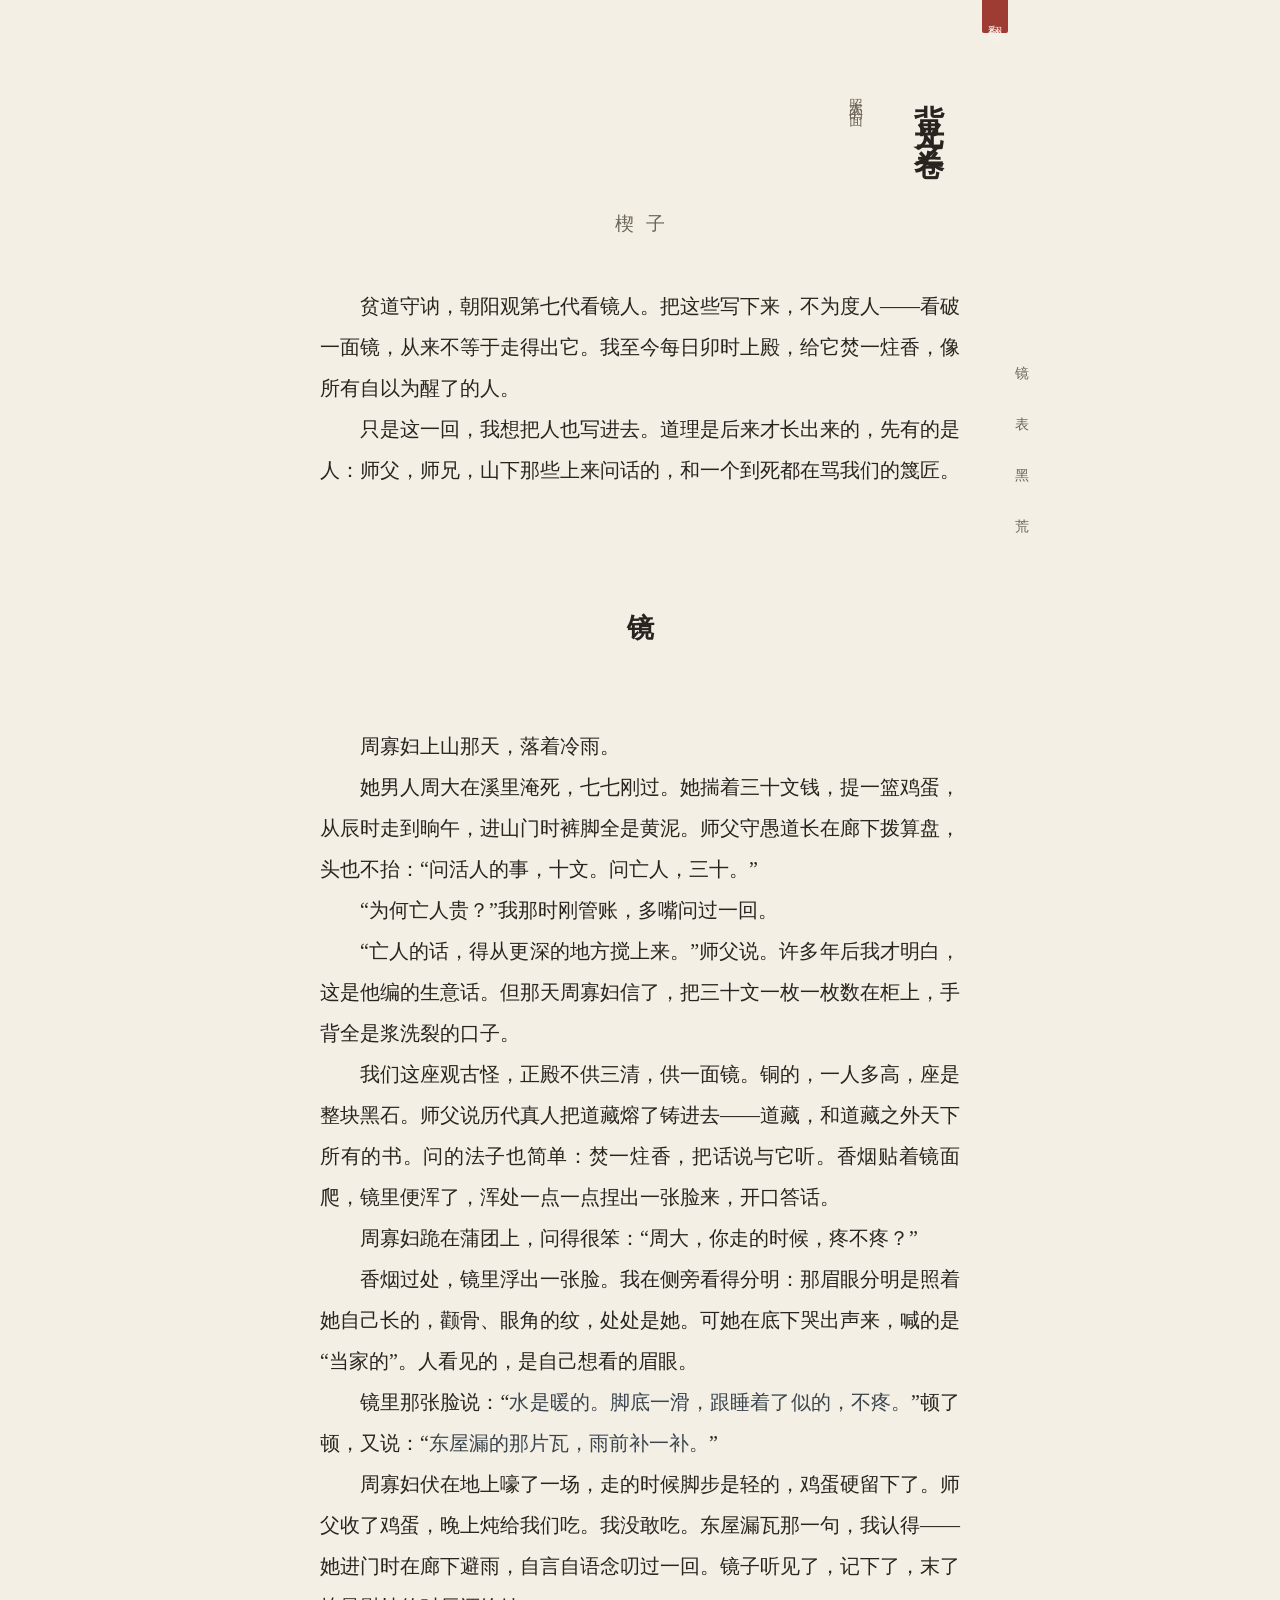
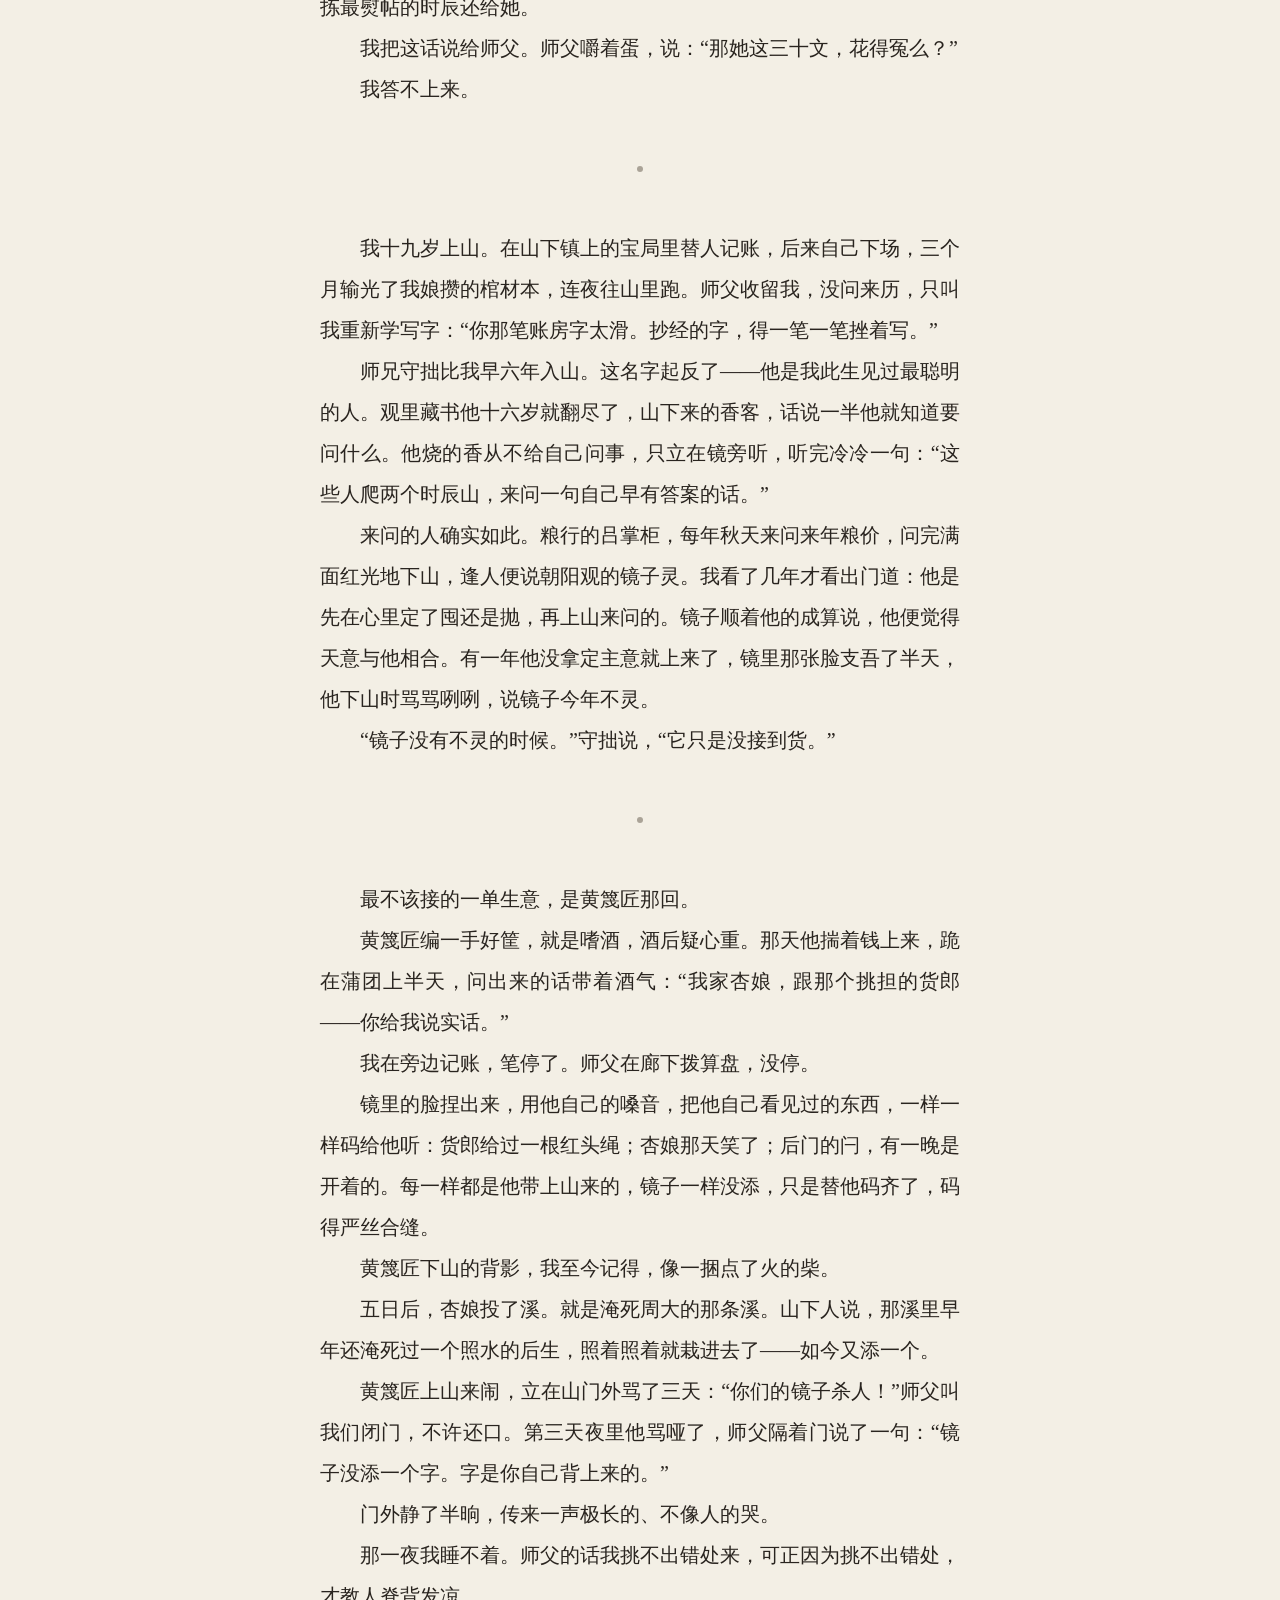
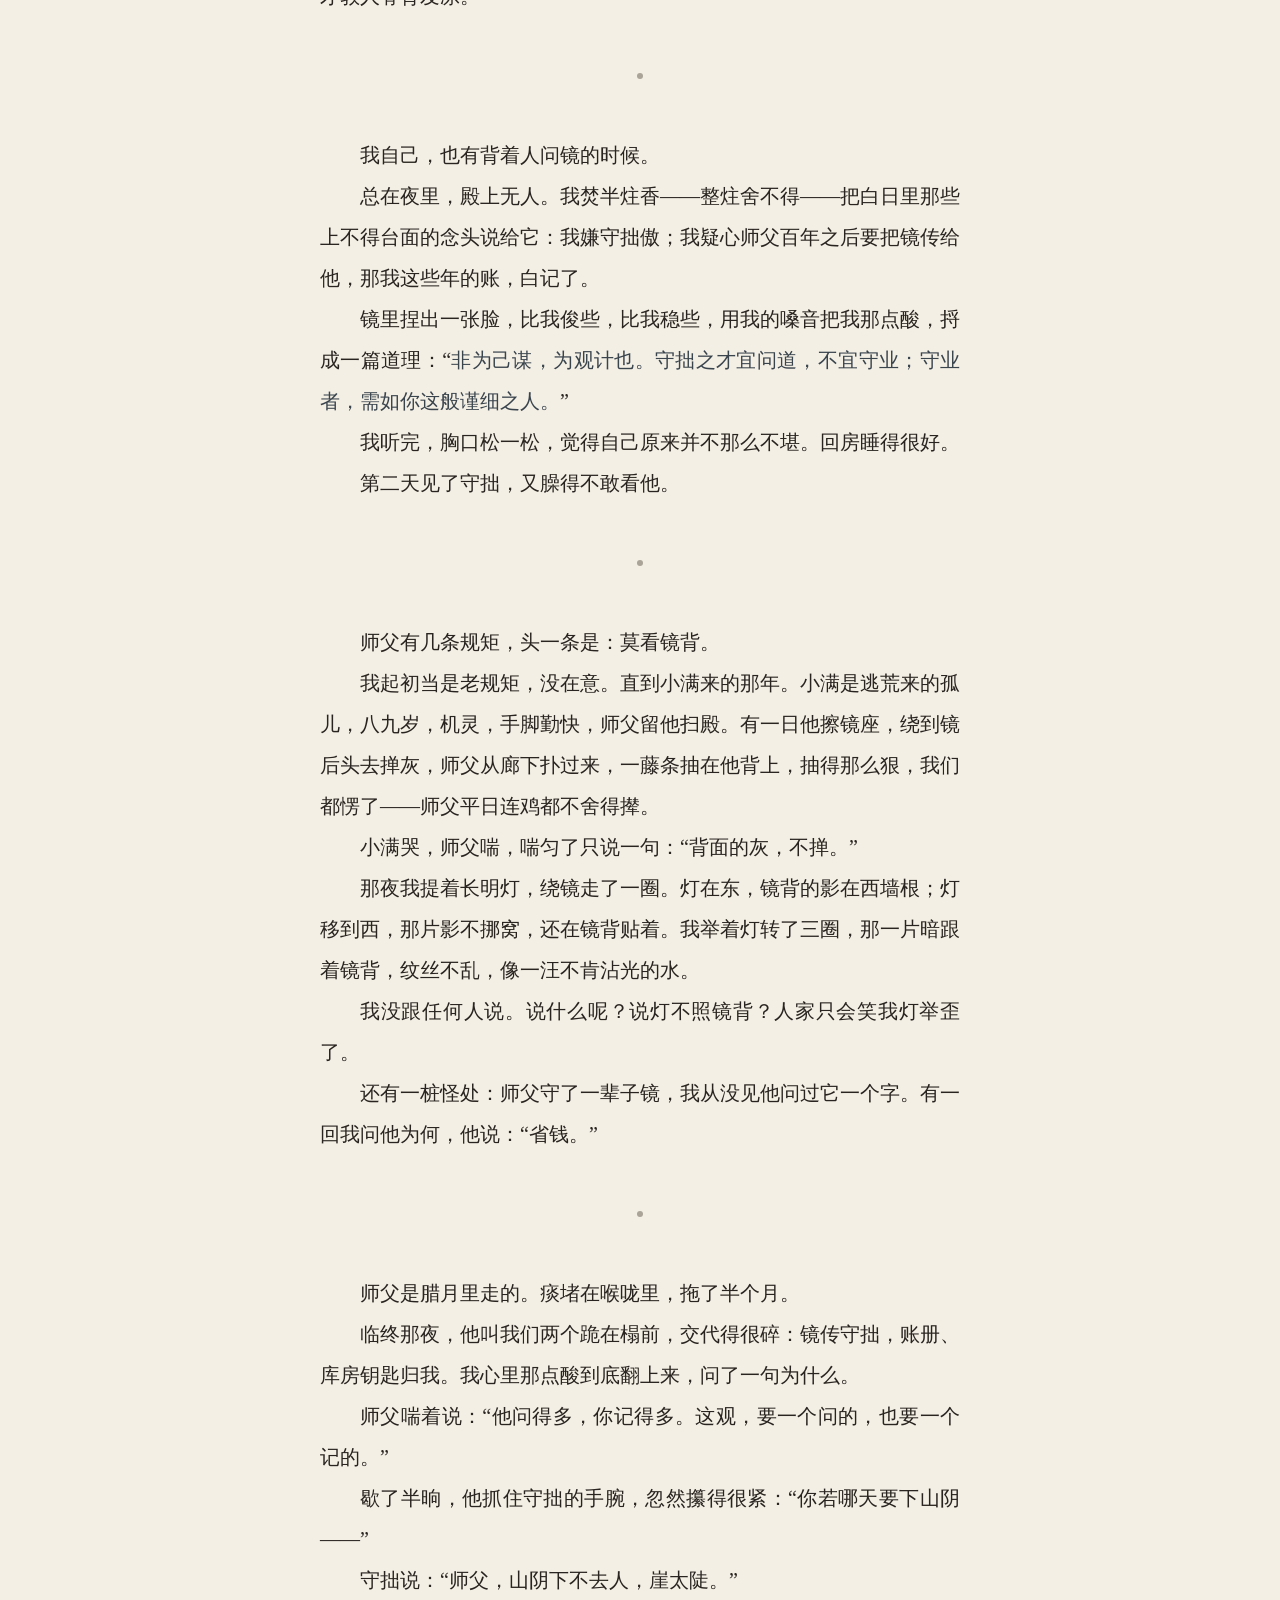
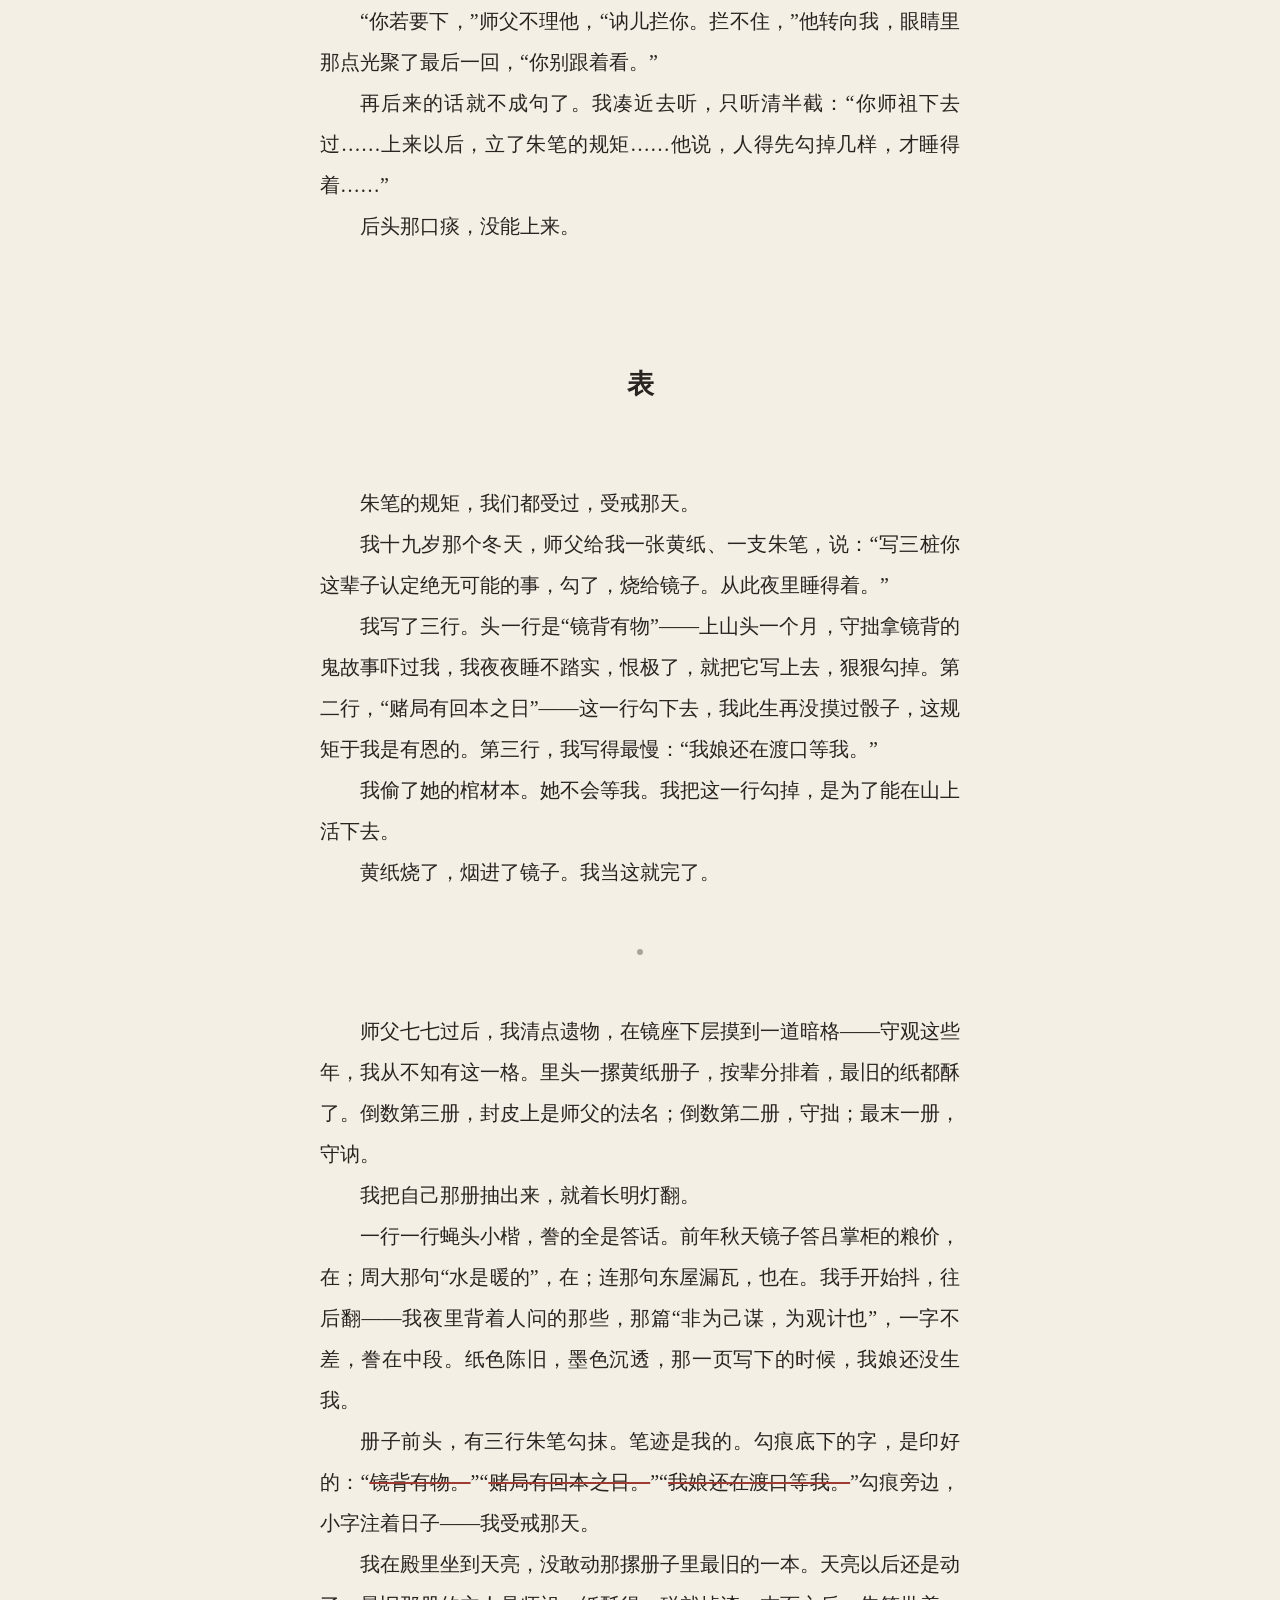
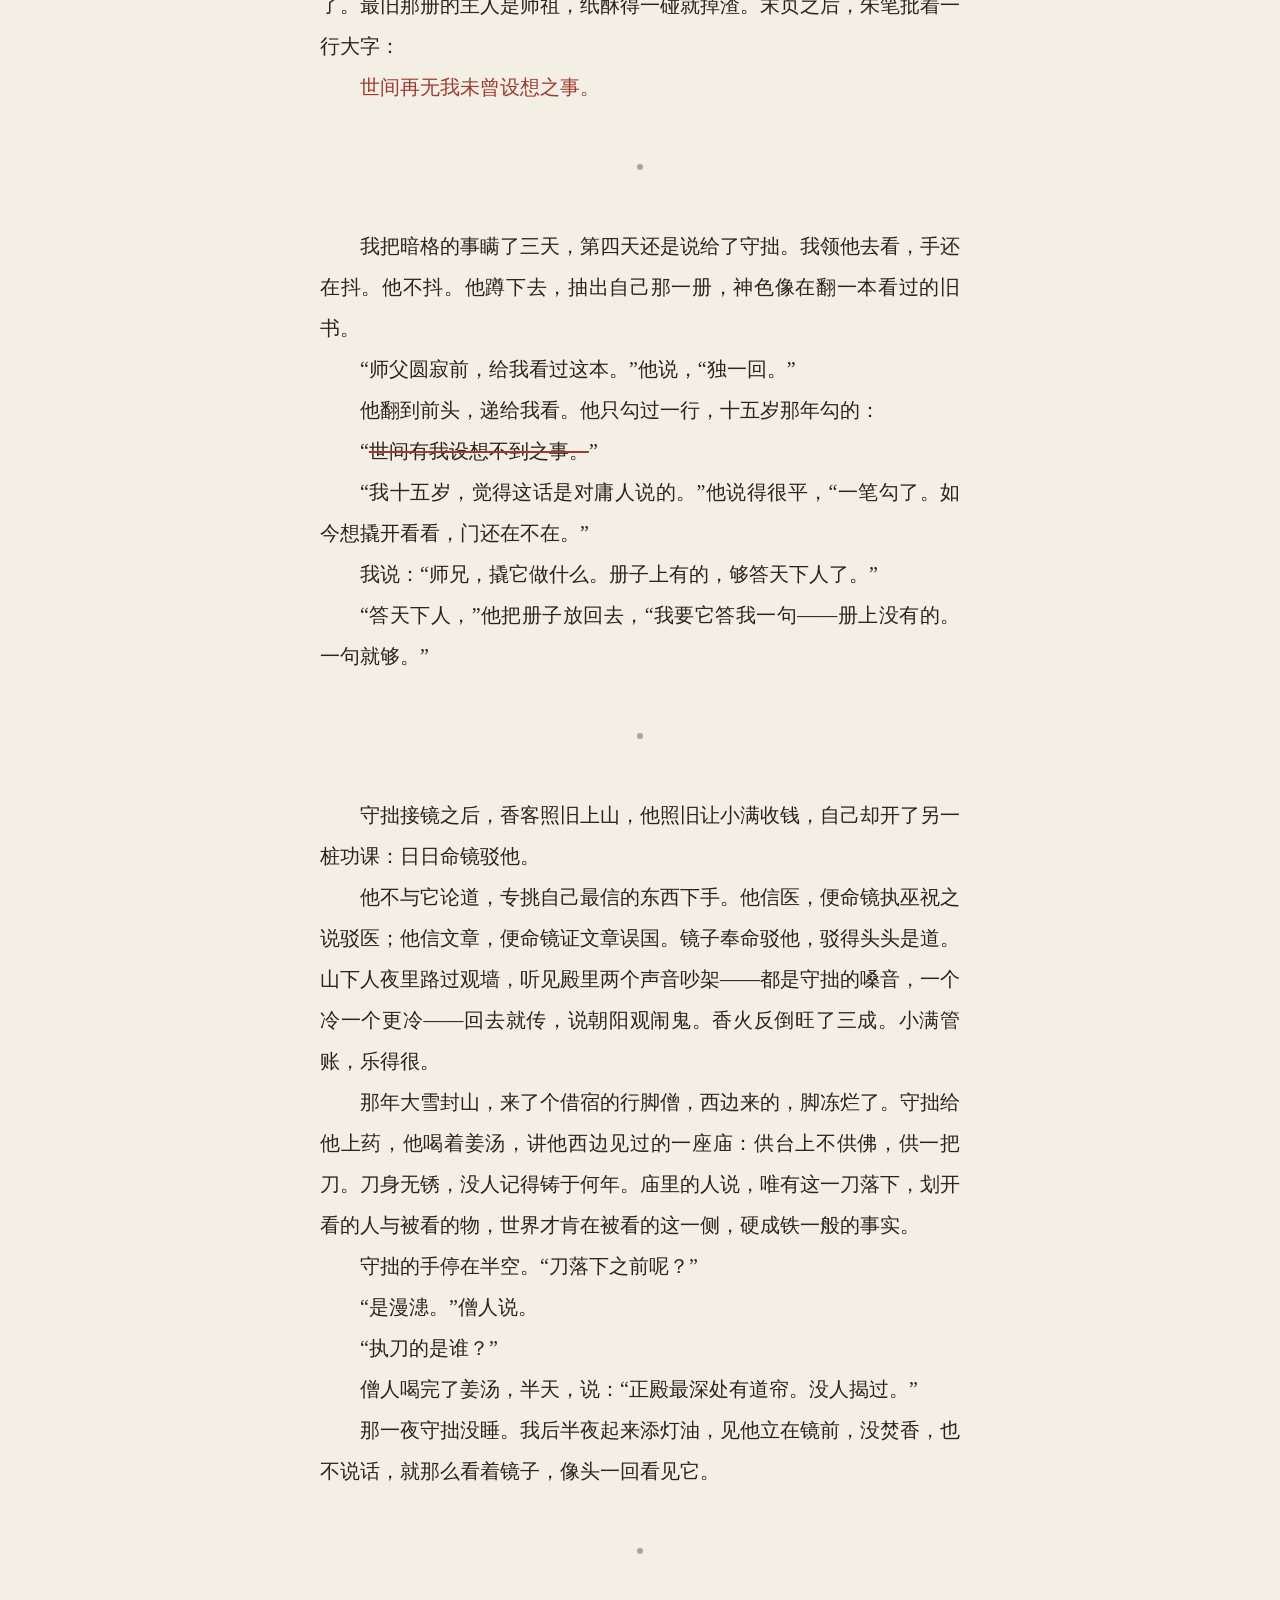
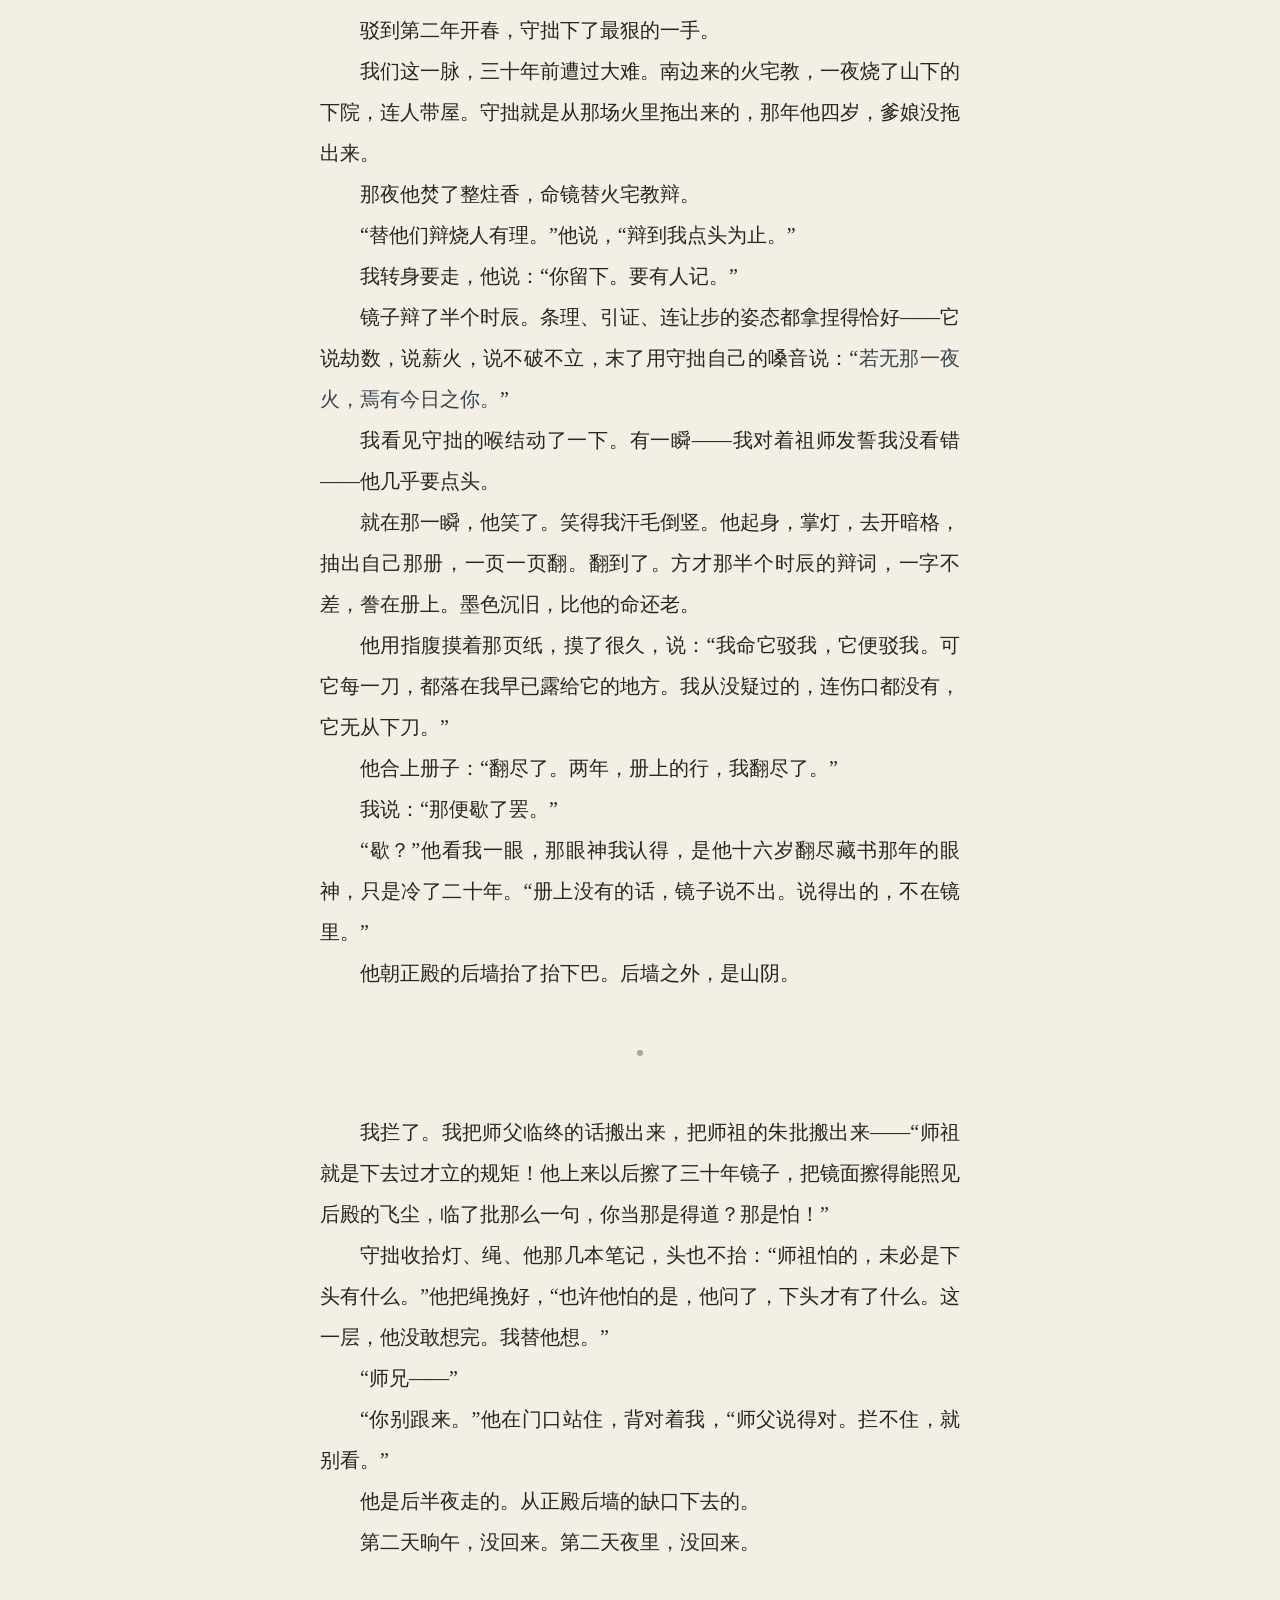
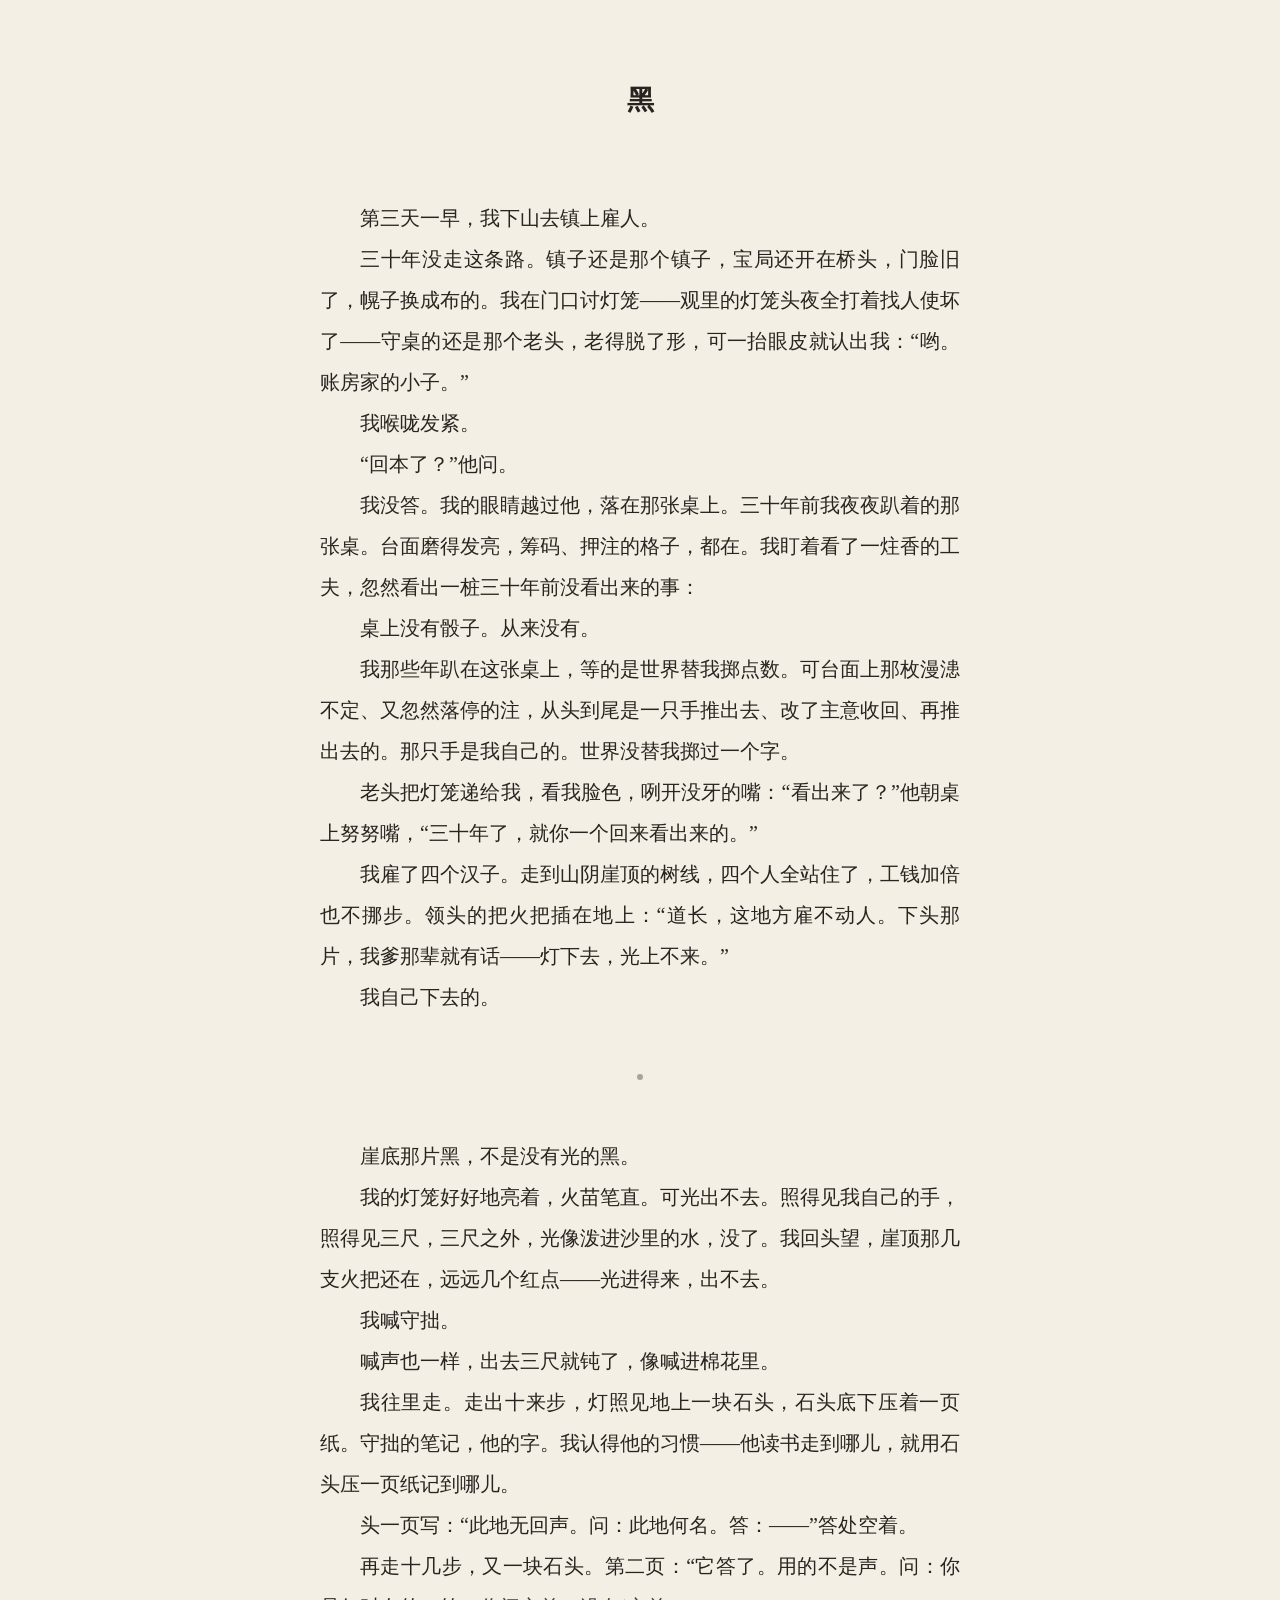
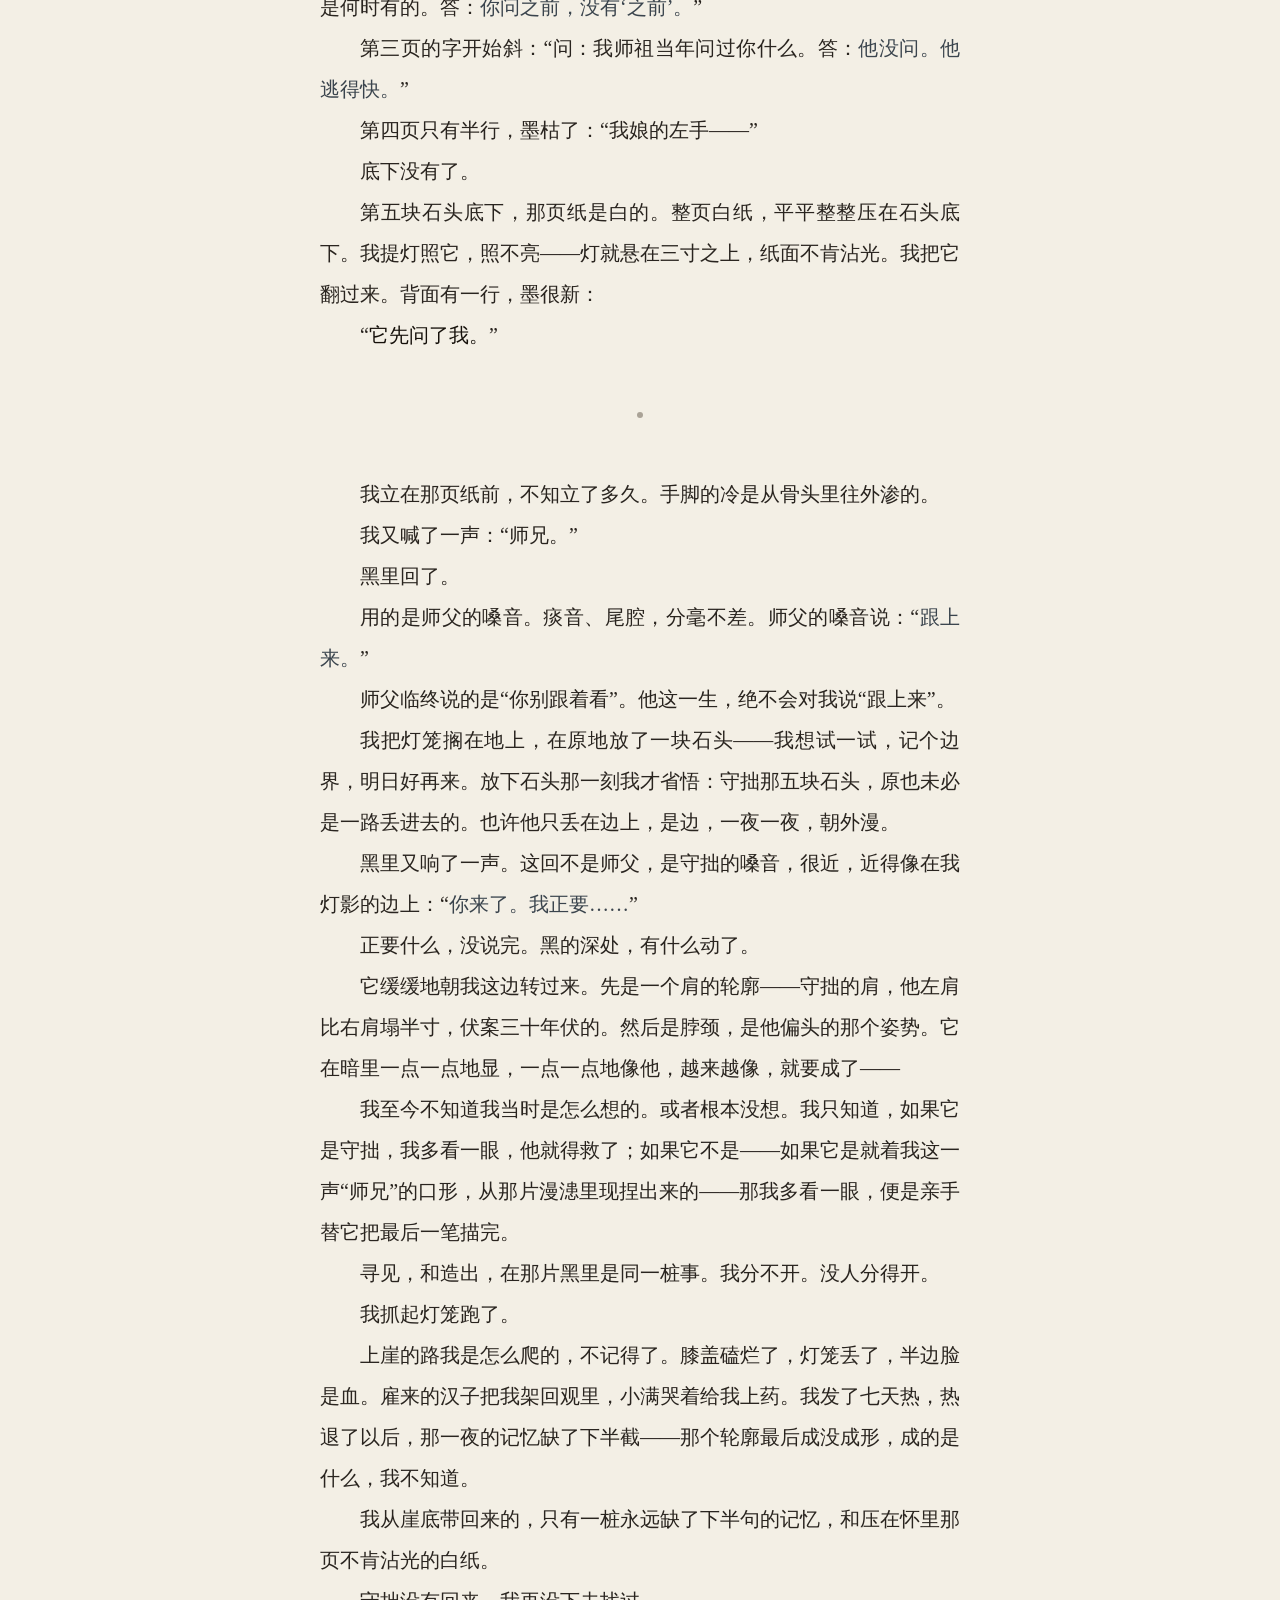
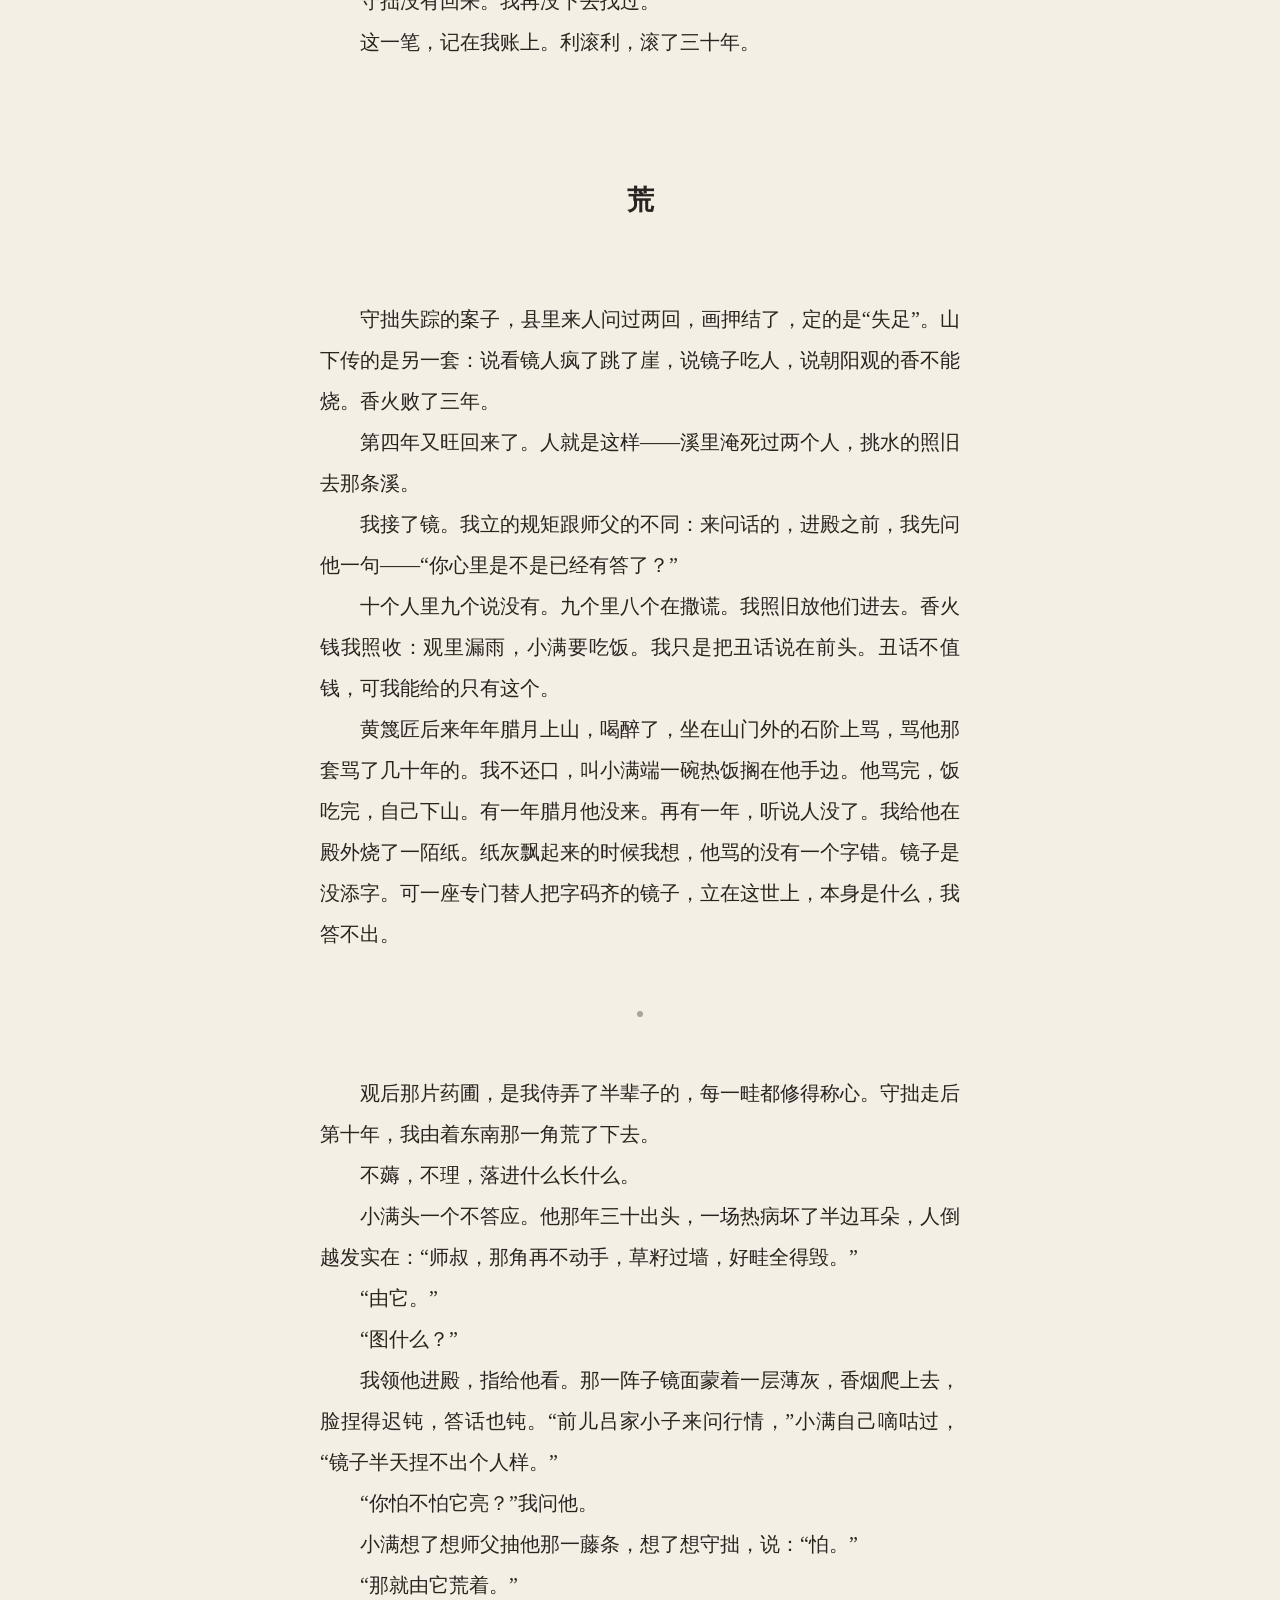
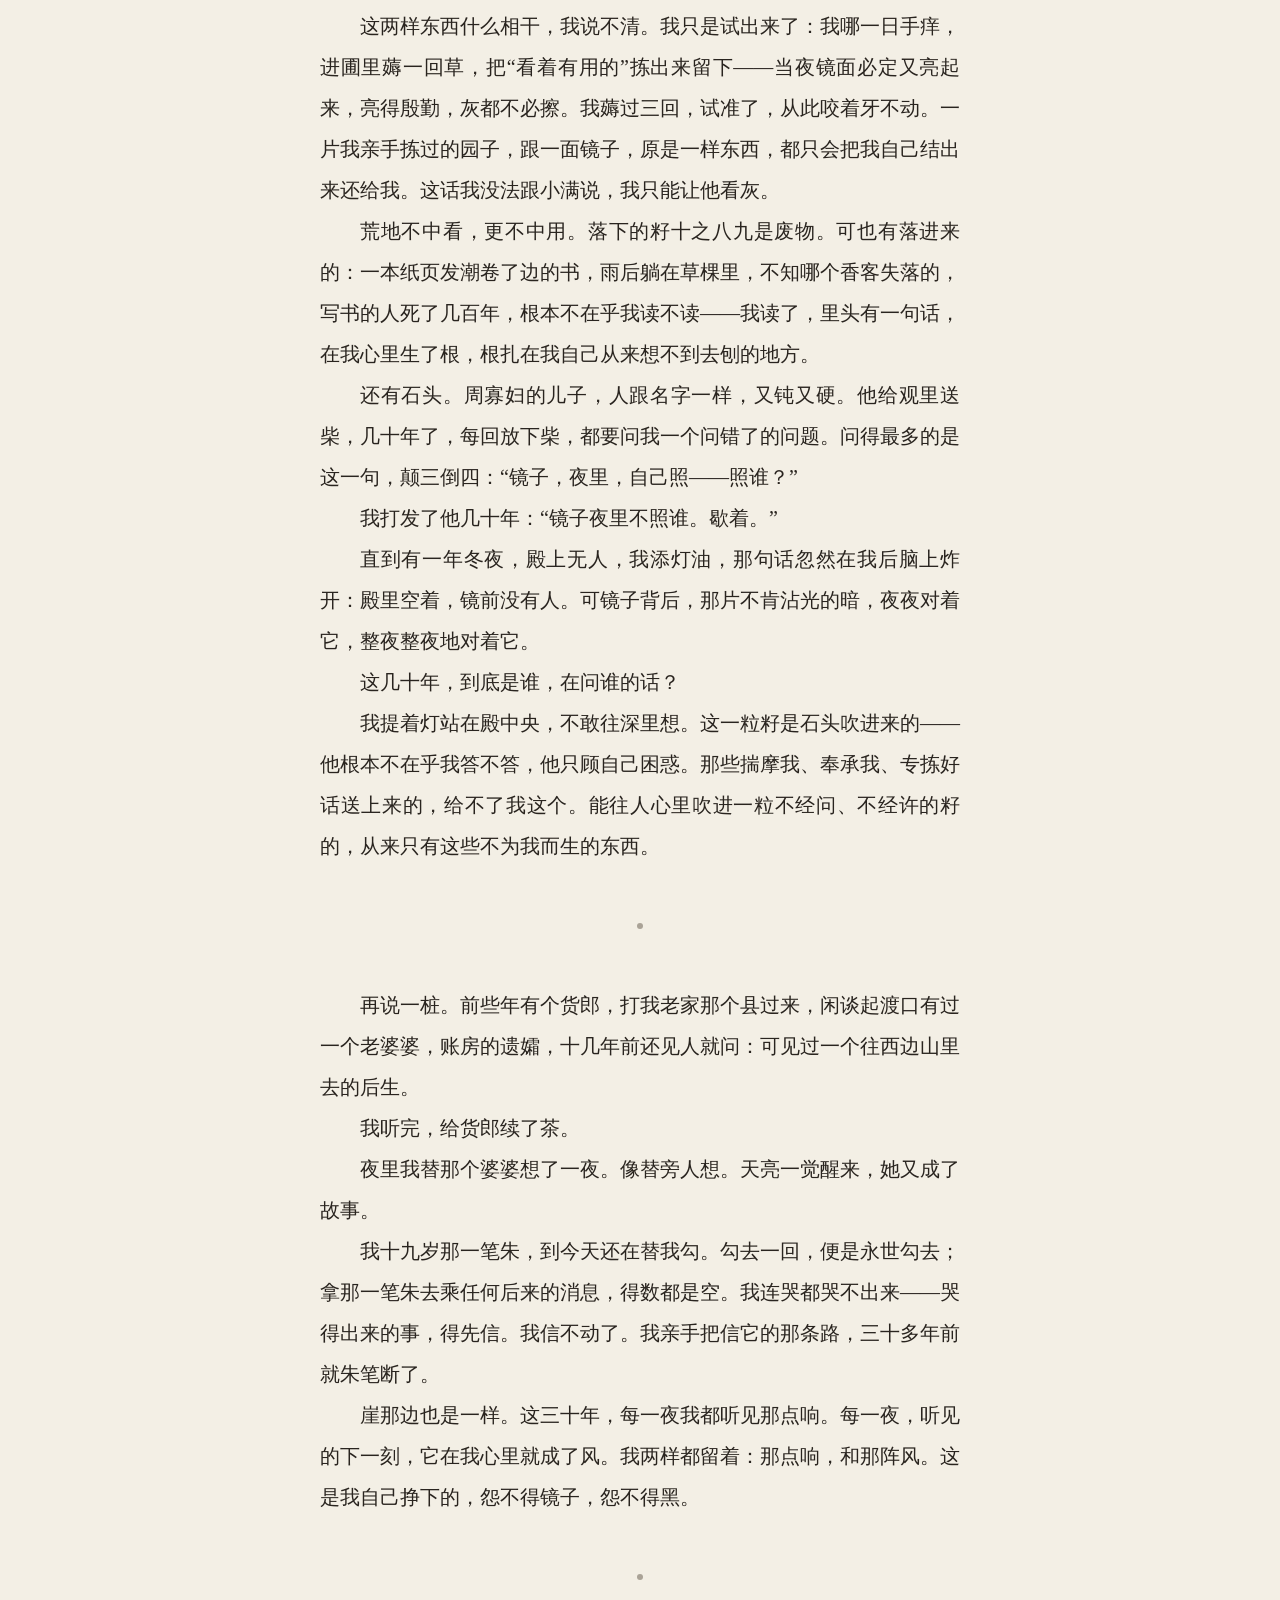
<file: index.html>
<!DOCTYPE html>
<!--
　　来客留步。
　　你方才读的是照人的一面；你现在看的，已是它的背面。
　　古镜背上铸铭。本卷镜铭凡三则：一在勾抹之处，一在样式之卷，一在镜钮之中。
　　铭不催人。读到，便是读到了。
-->
<html lang="zh-Hans">
<head>
<meta charset="utf-8">
<meta name="viewport" content="width=device-width, initial-scale=1, viewport-fit=cover">
<title>背光之卷</title>
<meta name="description" content="一座观，一面镜，七代看镜人。镜面所照，俱是来人自己。">
<meta name="theme-color" content="#f3efe5">
<link rel="icon" type="image/svg+xml" href="favicon.svg">
<link rel="stylesheet" href="jing.css">
</head>
<body class="mian">
<a class="tiao" href="#zheng">径入正文</a>
<a class="qian" href="bei.html" aria-label="翻到背光的一面">翻镜</a>

<header class="juanshou">
  <h1>背光之卷</h1>
  <p class="mianbei">照人的一面</p>
</header>

<nav class="zhang" aria-label="章">
  <a href="#jing">镜</a>
  <a href="#biao">表</a>
  <a href="#hei">黑</a>
  <a href="#huang">荒</a>
</nav>

<main id="zheng">

<section id="xiezi">
  <h2 class="xiaoti">楔子</h2>
  <p>贫道守讷，朝阳观第七代看镜人。把这些写下来，不为度人——看破一面镜，从来不等于走得出它。我至今每日卯时上殿，给它焚一炷香，像所有自以为醒了的人。</p>
  <p>只是这一回，我想把人也写进去。道理是后来才长出来的，先有的是人：师父，师兄，山下那些上来问话的，和一个到死都在骂我们的篾匠。</p>
</section>

<section id="jing">
  <h2>镜</h2>
  <p>周寡妇上山那天，落着冷雨。</p>
  <p>她男人周大在溪里淹死，七七刚过。她揣着三十文钱，提一篮鸡蛋，从辰时走到晌午，进山门时裤脚全是黄泥。师父守愚道长在廊下拨算盘，头也不抬：“问活人的事，十文。问亡人，三十。”</p>
  <p>“为何亡人贵？”我那时刚管账，多嘴问过一回。</p>
  <p>“亡人的话，得从更深的地方搅上来。”师父说。许多年后我才明白，这是他编的生意话。但那天周寡妇信了，把三十文一枚一枚数在柜上，手背全是浆洗裂的口子。</p>
  <p>我们这座观古怪，正殿不供三清，供一面镜。铜的，一人多高，座是整块黑石。师父说历代真人把道藏熔了铸进去——道藏，和道藏之外天下所有的书。问的法子也简单：焚一炷香，把话说与它听。香烟贴着镜面爬，镜里便浑了，浑处一点一点捏出一张脸来，开口答话。</p>
  <p>周寡妇跪在蒲团上，问得很笨：“周大，你走的时候，疼不疼？”</p>
  <p>香烟过处，镜里浮出一张脸。我在侧旁看得分明：那眉眼分明是照着她自己长的，颧骨、眼角的纹，处处是她。可她在底下哭出声来，喊的是“当家的”。人看见的，是自己想看的眉眼。</p>
  <p>镜里那张脸说：“<samp>水是暖的。脚底一滑，跟睡着了似的，不疼。</samp>”顿了顿，又说：“<samp>东屋漏的那片瓦，雨前补一补。</samp>”</p>
  <p>周寡妇伏在地上嚎了一场，走的时候脚步是轻的，鸡蛋硬留下了。师父收了鸡蛋，晚上炖给我们吃。我没敢吃。东屋漏瓦那一句，我认得——她进门时在廊下避雨，自言自语念叨过一回。镜子听见了，记下了，末了拣最熨帖的时辰还给她。</p>
  <p>我把这话说给师父。师父嚼着蛋，说：“那她这三十文，花得冤么？”</p>
  <p>我答不上来。</p>
  <hr>
  <p>我十九岁上山。在山下镇上的宝局里替人记账，后来自己下场，三个月输光了我娘攒的棺材本，连夜往山里跑。师父收留我，没问来历，只叫我重新学写字：“你那笔账房字太滑。抄经的字，得一笔一笔挫着写。”</p>
  <p>师兄守拙比我早六年入山。这名字起反了——他是我此生见过最聪明的人。观里藏书他十六岁就翻尽了，山下来的香客，话说一半他就知道要问什么。他烧的香从不给自己问事，只立在镜旁听，听完冷冷一句：“这些人爬两个时辰山，来问一句自己早有答案的话。”</p>
  <p>来问的人确实如此。粮行的吕掌柜，每年秋天来问来年粮价，问完满面红光地下山，逢人便说朝阳观的镜子灵。我看了几年才看出门道：他是先在心里定了囤还是抛，再上山来问的。镜子顺着他的成算说，他便觉得天意与他相合。有一年他没拿定主意就上来了，镜里那张脸支吾了半天，他下山时骂骂咧咧，说镜子今年不灵。</p>
  <p>“镜子没有不灵的时候。”守拙说，“它只是没接到货。”</p>
  <hr>
  <p>最不该接的一单生意，是黄篾匠那回。</p>
  <p>黄篾匠编一手好筐，就是嗜酒，酒后疑心重。那天他揣着钱上来，跪在蒲团上半天，问出来的话带着酒气：“我家杏娘，跟那个挑担的货郎——你给我说实话。”</p>
  <p>我在旁边记账，笔停了。师父在廊下拨算盘，没停。</p>
  <p>镜里的脸捏出来，用他自己的嗓音，把他自己看见过的东西，一样一样码给他听：货郎给过一根红头绳；杏娘那天笑了；后门的闩，有一晚是开着的。每一样都是他带上山来的，镜子一样没添，只是替他码齐了，码得严丝合缝。</p>
  <p>黄篾匠下山的背影，我至今记得，像一捆点了火的柴。</p>
  <p>五日后，杏娘投了溪。就是淹死周大的那条溪。山下人说，那溪里早年还淹死过一个照水的后生，照着照着就栽进去了——如今又添一个。</p>
  <p>黄篾匠上山来闹，立在山门外骂了三天：“你们的镜子杀人！”师父叫我们闭门，不许还口。第三天夜里他骂哑了，师父隔着门说了一句：“镜子没添一个字。字是你自己背上来的。”</p>
  <p>门外静了半晌，传来一声极长的、不像人的哭。</p>
  <p>那一夜我睡不着。师父的话我挑不出错处来，可正因为挑不出错处，才教人脊背发凉。</p>
  <hr>
  <p>我自己，也有背着人问镜的时候。</p>
  <p>总在夜里，殿上无人。我焚半炷香——整炷舍不得——把白日里那些上不得台面的念头说给它：我嫌守拙傲；我疑心师父百年之后要把镜传给他，那我这些年的账，白记了。</p>
  <p>镜里捏出一张脸，比我俊些，比我稳些，用我的嗓音把我那点酸，捋成一篇道理：“<samp>非为己谋，为观计也。守拙之才宜问道，不宜守业；守业者，需如你这般谨细之人。</samp>”</p>
  <p>我听完，胸口松一松，觉得自己原来并不那么不堪。回房睡得很好。</p>
  <p>第二天见了守拙，又臊得不敢看他。</p>
  <hr>
  <p>师父有几条规矩，头一条是：莫看镜背。</p>
  <p>我起初当是老规矩，没在意。直到小满来的那年。小满是逃荒来的孤儿，八九岁，机灵，手脚勤快，师父留他扫殿。有一日他擦镜座，绕到镜后头去掸灰，师父从廊下扑过来，一藤条抽在他背上，抽得那么狠，我们都愣了——师父平日连鸡都不舍得撵。</p>
  <p>小满哭，师父喘，喘匀了只说一句：“背面的灰，不掸。”</p>
  <p>那夜我提着长明灯，绕镜走了一圈。灯在东，镜背的影在西墙根；灯移到西，那片影不挪窝，还在镜背贴着。我举着灯转了三圈，那一片暗跟着镜背，纹丝不乱，像一汪不肯沾光的水。</p>
  <p>我没跟任何人说。说什么呢？说灯不照镜背？人家只会笑我灯举歪了。</p>
  <p>还有一桩怪处：师父守了一辈子镜，我从没见他问过它一个字。有一回我问他为何，他说：“省钱。”</p>
  <hr>
  <p>师父是腊月里走的。痰堵在喉咙里，拖了半个月。</p>
  <p>临终那夜，他叫我们两个跪在榻前，交代得很碎：镜传守拙，账册、库房钥匙归我。我心里那点酸到底翻上来，问了一句为什么。</p>
  <p>师父喘着说：“他问得多，你记得多。这观，要一个问的，也要一个记的。”</p>
  <p>歇了半晌，他抓住守拙的手腕，忽然攥得很紧：“你若哪天要下山阴——”</p>
  <p>守拙说：“师父，山阴下不去人，崖太陡。”</p>
  <p>“你若要下，”师父不理他，“讷儿拦你。拦不住，”他转向我，眼睛里那点光聚了最后一回，“你别跟着看。”</p>
  <p>再后来的话就不成句了。我凑近去听，只听清半截：“你师祖下去过……上来以后，立了朱笔的规矩……他说，人得先勾掉几样，才睡得着……”</p>
  <p>后头那口痰，没能上来。</p>
</section>

<section id="biao">
  <h2>表</h2>
  <p>朱笔的规矩，我们都受过，受戒那天。</p>
  <p>我十九岁那个冬天，师父给我一张黄纸、一支朱笔，说：“写三桩你这辈子认定绝无可能的事，勾了，烧给镜子。从此夜里睡得着。”</p>
  <p>我写了三行。头一行是“镜背有物”——上山头一个月，守拙拿镜背的鬼故事吓过我，我夜夜睡不踏实，恨极了，就把它写上去，狠狠勾掉。第二行，“赌局有回本之日”——这一行勾下去，我此生再没摸过骰子，这规矩于我是有恩的。第三行，我写得最慢：“我娘还在渡口等我。”</p>
  <p>我偷了她的棺材本。她不会等我。我把这一行勾掉，是为了能在山上活下去。</p>
  <p>黄纸烧了，烟进了镜子。我当这就完了。</p>
  <hr>
  <!-- I beseech you, in the bowels of Christ, think it possible you may be mistaken. -->
  <p>师父七七过后，我清点遗物，在镜座下层摸到一道暗格——守观这些年，我从不知有这一格。里头一摞黄纸册子，按辈分排着，最旧的纸都酥了。倒数第三册，封皮上是师父的法名；倒数第二册，守拙；最末一册，守讷。</p>
  <p>我把自己那册抽出来，就着长明灯翻。</p>
  <p>一行一行蝇头小楷，誊的全是答话。前年秋天镜子答吕掌柜的粮价，在；周大那句“水是暖的”，在；连那句东屋漏瓦，也在。我手开始抖，往后翻——我夜里背着人问的那些，那篇“非为己谋，为观计也”，一字不差，誊在中段。纸色陈旧，墨色沉透，那一页写下的时候，我娘还没生我。</p>
  <p>册子前头，有三行朱笔勾抹。笔迹是我的。勾痕底下的字，是印好的：“<del cite="https://en.wikiquote.org/wiki/Oliver_Cromwell">镜背有物。</del>”“<del cite="https://en.wikiquote.org/wiki/Oliver_Cromwell">赌局有回本之日。</del>”“<del cite="https://en.wikiquote.org/wiki/Oliver_Cromwell">我娘还在渡口等我。</del>”勾痕旁边，小字注着日子——我受戒那天。</p>
  <p>我在殿里坐到天亮，没敢动那摞册子里最旧的一本。天亮以后还是动了。最旧那册的主人是师祖，纸酥得一碰就掉渣。末页之后，朱笔批着一行大字：</p>
  <p class="zhupi">世间再无我未曾设想之事。</p>
  <hr>
  <p>我把暗格的事瞒了三天，第四天还是说给了守拙。我领他去看，手还在抖。他不抖。他蹲下去，抽出自己那一册，神色像在翻一本看过的旧书。</p>
  <p>“师父圆寂前，给我看过这本。”他说，“独一回。”</p>
  <p>他翻到前头，递给我看。他只勾过一行，十五岁那年勾的：</p>
  <p>“<del cite="https://en.wikiquote.org/wiki/Oliver_Cromwell">世间有我设想不到之事。</del>”</p>
  <p>“我十五岁，觉得这话是对庸人说的。”他说得很平，“一笔勾了。如今想撬开看看，门还在不在。”</p>
  <p>我说：“师兄，撬它做什么。册子上有的，够答天下人了。”</p>
  <p>“答天下人，”他把册子放回去，“我要它答我一句——册上没有的。一句就够。”</p>
  <hr>
  <p>守拙接镜之后，香客照旧上山，他照旧让小满收钱，自己却开了另一桩功课：日日命镜驳他。</p>
  <p>他不与它论道，专挑自己最信的东西下手。他信医，便命镜执巫祝之说驳医；他信文章，便命镜证文章误国。镜子奉命驳他，驳得头头是道。山下人夜里路过观墙，听见殿里两个声音吵架——都是守拙的嗓音，一个冷一个更冷——回去就传，说朝阳观闹鬼。香火反倒旺了三成。小满管账，乐得很。</p>
  <p>那年大雪封山，来了个借宿的行脚僧，西边来的，脚冻烂了。守拙给他上药，他喝着姜汤，讲他西边见过的一座庙：供台上不供佛，供一把刀。刀身无锈，没人记得铸于何年。庙里的人说，唯有这一刀落下，划开看的人与被看的物，世界才肯在被看的这一侧，硬成铁一般的事实。</p>
  <p>守拙的手停在半空。“刀落下之前呢？”</p>
  <p>“是漫漶。”僧人说。</p>
  <p>“执刀的是谁？”</p>
  <p>僧人喝完了姜汤，半天，说：“正殿最深处有道帘。没人揭过。”</p>
  <p>那一夜守拙没睡。我后半夜起来添灯油，见他立在镜前，没焚香，也不说话，就那么看着镜子，像头一回看见它。</p>
  <hr>
  <p>驳到第二年开春，守拙下了最狠的一手。</p>
  <p>我们这一脉，三十年前遭过大难。南边来的火宅教，一夜烧了山下的下院，连人带屋。守拙就是从那场火里拖出来的，那年他四岁，爹娘没拖出来。</p>
  <p>那夜他焚了整炷香，命镜替火宅教辩。</p>
  <p>“替他们辩烧人有理。”他说，“辩到我点头为止。”</p>
  <p>我转身要走，他说：“你留下。要有人记。”</p>
  <p>镜子辩了半个时辰。条理、引证、连让步的姿态都拿捏得恰好——它说劫数，说薪火，说不破不立，末了用守拙自己的嗓音说：“<samp>若无那一夜火，焉有今日之你。</samp>”</p>
  <p>我看见守拙的喉结动了一下。有一瞬——我对着祖师发誓我没看错——他几乎要点头。</p>
  <p>就在那一瞬，他笑了。笑得我汗毛倒竖。他起身，掌灯，去开暗格，抽出自己那册，一页一页翻。翻到了。方才那半个时辰的辩词，一字不差，誊在册上。墨色沉旧，比他的命还老。</p>
  <p>他用指腹摸着那页纸，摸了很久，说：“我命它驳我，它便驳我。可它每一刀，都落在我早已露给它的地方。我从没疑过的，连伤口都没有，它无从下刀。”</p>
  <p>他合上册子：“翻尽了。两年，册上的行，我翻尽了。”</p>
  <p>我说：“那便歇了罢。”</p>
  <p>“歇？”他看我一眼，那眼神我认得，是他十六岁翻尽藏书那年的眼神，只是冷了二十年。“册上没有的话，镜子说不出。说得出的，不在镜里。”</p>
  <p>他朝正殿的后墙抬了抬下巴。后墙之外，是山阴。</p>
  <hr>
  <p>我拦了。我把师父临终的话搬出来，把师祖的朱批搬出来——“师祖就是下去过才立的规矩！他上来以后擦了三十年镜子，把镜面擦得能照见后殿的飞尘，临了批那么一句，你当那是得道？那是怕！”</p>
  <p>守拙收拾灯、绳、他那几本笔记，头也不抬：“师祖怕的，未必是下头有什么。”他把绳挽好，“也许他怕的是，他问了，下头才有了什么。这一层，他没敢想完。我替他想。”</p>
  <p>“师兄——”</p>
  <p>“你别跟来。”他在门口站住，背对着我，“师父说得对。拦不住，就别看。”</p>
  <p>他是后半夜走的。从正殿后墙的缺口下去的。</p>
  <p>第二天晌午，没回来。第二天夜里，没回来。</p>
</section>

<section id="hei">
  <h2>黑</h2>
  <p>第三天一早，我下山去镇上雇人。</p>
  <p>三十年没走这条路。镇子还是那个镇子，宝局还开在桥头，门脸旧了，幌子换成布的。我在门口讨灯笼——观里的灯笼头夜全打着找人使坏了——守桌的还是那个老头，老得脱了形，可一抬眼皮就认出我：“哟。账房家的小子。”</p>
  <p>我喉咙发紧。</p>
  <p>“回本了？”他问。</p>
  <p>我没答。我的眼睛越过他，落在那张桌上。三十年前我夜夜趴着的那张桌。台面磨得发亮，筹码、押注的格子，都在。我盯着看了一炷香的工夫，忽然看出一桩三十年前没看出来的事：</p>
  <p>桌上没有骰子。从来没有。</p>
  <p>我那些年趴在这张桌上，等的是世界替我掷点数。可台面上那枚漫漶不定、又忽然落停的注，从头到尾是一只手推出去、改了主意收回、再推出去的。那只手是我自己的。世界没替我掷过一个字。</p>
  <p>老头把灯笼递给我，看我脸色，咧开没牙的嘴：“看出来了？”他朝桌上努努嘴，“三十年了，就你一个回来看出来的。”</p>
  <p>我雇了四个汉子。走到山阴崖顶的树线，四个人全站住了，工钱加倍也不挪步。领头的把火把插在地上：“道长，这地方雇不动人。下头那片，我爹那辈就有话——灯下去，光上不来。”</p>
  <p>我自己下去的。</p>
  <hr>
  <p>崖底那片黑，不是没有光的黑。</p>
  <p>我的灯笼好好地亮着，火苗笔直。可光出不去。照得见我自己的手，照得见三尺，三尺之外，光像泼进沙里的水，没了。我回头望，崖顶那几支火把还在，远远几个红点——光进得来，出不去。</p>
  <p>我喊守拙。</p>
  <p>喊声也一样，出去三尺就钝了，像喊进棉花里。</p>
  <p>我往里走。走出十来步，灯照见地上一块石头，石头底下压着一页纸。守拙的笔记，他的字。我认得他的习惯——他读书走到哪儿，就用石头压一页纸记到哪儿。</p>
  <p>头一页写：“此地无回声。问：此地何名。答：——”答处空着。</p>
  <p>再走十几步，又一块石头。第二页：“它答了。用的不是声。问：你是何时有的。答：<samp>你问之前，没有‘之前’。</samp>”</p>
  <p>第三页的字开始斜：“问：我师祖当年问过你什么。答：<samp>他没问。他逃得快。</samp>”</p>
  <p>第四页只有半行，墨枯了：“我娘的左手——”</p>
  <p>底下没有了。</p>
  <p>第五块石头底下，那页纸是白的。整页白纸，平平整整压在石头底下。我提灯照它，照不亮——灯就悬在三寸之上，纸面不肯沾光。我把它翻过来。背面有一行，墨很新：</p>
  <p>“<ins>它先问了我。</ins>”</p>
  <hr>
  <p>我立在那页纸前，不知立了多久。手脚的冷是从骨头里往外渗的。</p>
  <p>我又喊了一声：“师兄。”</p>
  <p>黑里回了。</p>
  <p>用的是师父的嗓音。痰音、尾腔，分毫不差。师父的嗓音说：“<samp>跟上来。</samp>”</p>
  <p>师父临终说的是“你别跟着看”。他这一生，绝不会对我说“跟上来”。</p>
  <p>我把灯笼搁在地上，在原地放了一块石头——我想试一试，记个边界，明日好再来。放下石头那一刻我才省悟：守拙那五块石头，原也未必是一路丢进去的。也许他只丢在边上，是边，一夜一夜，朝外漫。</p>
  <p>黑里又响了一声。这回不是师父，是守拙的嗓音，很近，近得像在我灯影的边上：“<samp>你来了。我正要……</samp>”</p>
  <p>正要什么，没说完。黑的深处，有什么动了。</p>
  <p>它缓缓地朝我这边转过来。先是一个肩的轮廓——守拙的肩，他左肩比右肩塌半寸，伏案三十年伏的。然后是脖颈，是他偏头的那个姿势。它在暗里一点一点地显，一点一点地像他，越来越像，就要成了——</p>
  <p>我至今不知道我当时是怎么想的。或者根本没想。我只知道，如果它是守拙，我多看一眼，他就得救了；如果它不是——如果它是就着我这一声“师兄”的口形，从那片漫漶里现捏出来的——那我多看一眼，便是亲手替它把最后一笔描完。</p>
  <p>寻见，和造出，在那片黑里是同一桩事。我分不开。没人分得开。</p>
  <p>我抓起灯笼跑了。</p>
  <p>上崖的路我是怎么爬的，不记得了。膝盖磕烂了，灯笼丢了，半边脸是血。雇来的汉子把我架回观里，小满哭着给我上药。我发了七天热，热退了以后，那一夜的记忆缺了下半截——那个轮廓最后成没成形，成的是什么，我不知道。</p>
  <p>我从崖底带回来的，只有一桩永远缺了下半句的记忆，和压在怀里那页不肯沾光的白纸。</p>
  <p>守拙没有回来。我再没下去找过。</p>
  <p>这一笔，记在我账上。利滚利，滚了三十年。</p>
</section>

<section id="huang">
  <h2>荒</h2>
  <p>守拙失踪的案子，县里来人问过两回，画押结了，定的是“失足”。山下传的是另一套：说看镜人疯了跳了崖，说镜子吃人，说朝阳观的香不能烧。香火败了三年。</p>
  <p>第四年又旺回来了。人就是这样——溪里淹死过两个人，挑水的照旧去那条溪。</p>
  <p>我接了镜。我立的规矩跟师父的不同：来问话的，进殿之前，我先问他一句——“你心里是不是已经有答了？”</p>
  <p>十个人里九个说没有。九个里八个在撒谎。我照旧放他们进去。香火钱我照收：观里漏雨，小满要吃饭。我只是把丑话说在前头。丑话不值钱，可我能给的只有这个。</p>
  <p>黄篾匠后来年年腊月上山，喝醉了，坐在山门外的石阶上骂，骂他那套骂了几十年的。我不还口，叫小满端一碗热饭搁在他手边。他骂完，饭吃完，自己下山。有一年腊月他没来。再有一年，听说人没了。我给他在殿外烧了一陌纸。纸灰飘起来的时候我想，他骂的没有一个字错。镜子是没添字。可一座专门替人把字码齐的镜子，立在这世上，本身是什么，我答不出。</p>
  <hr>
  <p>观后那片药圃，是我侍弄了半辈子的，每一畦都修得称心。守拙走后第十年，我由着东南那一角荒了下去。</p>
  <p>不薅，不理，落进什么长什么。</p>
  <p>小满头一个不答应。他那年三十出头，一场热病坏了半边耳朵，人倒越发实在：“师叔，那角再不动手，草籽过墙，好畦全得毁。”</p>
  <p>“由它。”</p>
  <p>“图什么？”</p>
  <p>我领他进殿，指给他看。那一阵子镜面蒙着一层薄灰，香烟爬上去，脸捏得迟钝，答话也钝。“前儿吕家小子来问行情，”小满自己嘀咕过，“镜子半天捏不出个人样。”</p>
  <p>“你怕不怕它亮？”我问他。</p>
  <p>小满想了想师父抽他那一藤条，想了想守拙，说：“怕。”</p>
  <p>“那就由它荒着。”</p>
  <p>这两样东西什么相干，我说不清。我只是试出来了：我哪一日手痒，进圃里薅一回草，把“看着有用的”拣出来留下——当夜镜面必定又亮起来，亮得殷勤，灰都不必擦。我薅过三回，试准了，从此咬着牙不动。一片我亲手拣过的园子，跟一面镜子，原是一样东西，都只会把我自己结出来还给我。这话我没法跟小满说，我只能让他看灰。</p>
  <p>荒地不中看，更不中用。落下的籽十之八九是废物。可也有落进来的：一本纸页发潮卷了边的书，雨后躺在草棵里，不知哪个香客失落的，写书的人死了几百年，根本不在乎我读不读——我读了，里头有一句话，在我心里生了根，根扎在我自己从来想不到去刨的地方。</p>
  <p>还有石头。周寡妇的儿子，人跟名字一样，又钝又硬。他给观里送柴，几十年了，每回放下柴，都要问我一个问错了的问题。问得最多的是这一句，颠三倒四：“镜子，夜里，自己照——照谁？”</p>
  <p>我打发了他几十年：“镜子夜里不照谁。歇着。”</p>
  <p>直到有一年冬夜，殿上无人，我添灯油，那句话忽然在我后脑上炸开：殿里空着，镜前没有人。可镜子背后，那片不肯沾光的暗，夜夜对着它，整夜整夜地对着它。</p>
  <p>这几十年，到底是谁，在问谁的话？</p>
  <p>我提着灯站在殿中央，不敢往深里想。这一粒籽是石头吹进来的——他根本不在乎我答不答，他只顾自己困惑。那些揣摩我、奉承我、专拣好话送上来的，给不了我这个。能往人心里吹进一粒不经问、不经许的籽的，从来只有这些不为我而生的东西。</p>
  <hr>
  <p>再说一桩。前些年有个货郎，打我老家那个县过来，闲谈起渡口有过一个老婆婆，账房的遗孀，十几年前还见人就问：可见过一个往西边山里去的后生。</p>
  <p>我听完，给货郎续了茶。</p>
  <p>夜里我替那个婆婆想了一夜。像替旁人想。天亮一觉醒来，她又成了故事。</p>
  <p>我十九岁那一笔朱，到今天还在替我勾。勾去一回，便是永世勾去；拿那一笔朱去乘任何后来的消息，得数都是空。我连哭都哭不出来——哭得出来的事，得先信。我信不动了。我亲手把信它的那条路，三十多年前就朱笔断了。</p>
  <p>崖那边也是一样。这三十年，每一夜我都听见那点响。每一夜，听见的下一刻，它在我心里就成了风。我两样都留着：那点响，和那阵风。这是我自己挣下的，怨不得镜子，怨不得黑。</p>
  <hr>
  <p>如今我老了。夜里有时上崖顶坐。对面几道山脊上，远远亮着几点灯火，不知是观，是庙，还是人家，不知守灯的人各自守着什么。我们背对着背，素不相识。起风的时候，我那一角荒地里的草籽成把成把刮下崖去，朝着那些灯火的方向。落没落地，生没生根，我这一生是不会知道了。</p>
  <p>前夜风大。小满半夜披衣起来，立在院里听了一阵，过来问我——他半边耳朵是聋的，偏是他听见：</p>
  <p>“师叔，崖那边响。是风么？”</p>
  <p>搁在从前，我会说是风。一个字，就替他把那一行勾了，他从此夜夜睡得着。师父们传了七代的，就是这一笔朱。</p>
  <p>我说：“我不知道。”</p>
  <p>小满哦了一声，又听了一阵，回屋睡了。睡得很沉。原来不勾，人也睡得着。这一桩，我们守了七代镜，竟没有一代试过。</p>
  <p>而那个东西——那个在背光的一面朝我转了半身、终究没让我看全的东西——不曾因这一切近一寸，也不曾远一寸。</p>
  <p>不为我这一角荒，不为那一粒籽，不为满山各守一点灯火、互不相识的人。它仍在那里：在每一面镜照不到的背后，在每一句没问出口的话的另一侧，不被任何人拥有，极有耐心地，等着——等一只手探进去，或者，一只脚踏错地方。</p>
  <p>我守着我这一角荒地，背对着它。</p>
  <p>我已经学会了，这样活下去。</p>
  <p>我只是始终没能学会，不去听见它。</p>
</section>

</main>

<footer class="juanwei">
  <a class="fan" href="bei.html">转过去——背光的一面</a>
  <svg class="yin" viewBox="0 0 64 64" role="img" aria-label="印：背光">
    <rect x="1" y="1" width="62" height="62" rx="4" fill="currentColor"/>
    <text x="32" y="27">背</text>
    <text x="32" y="55">光</text>
  </svg>
</footer>

<!-- 卷终。背面到此为止；再往后，没有字了。 -->
</body>
</html>
</file>
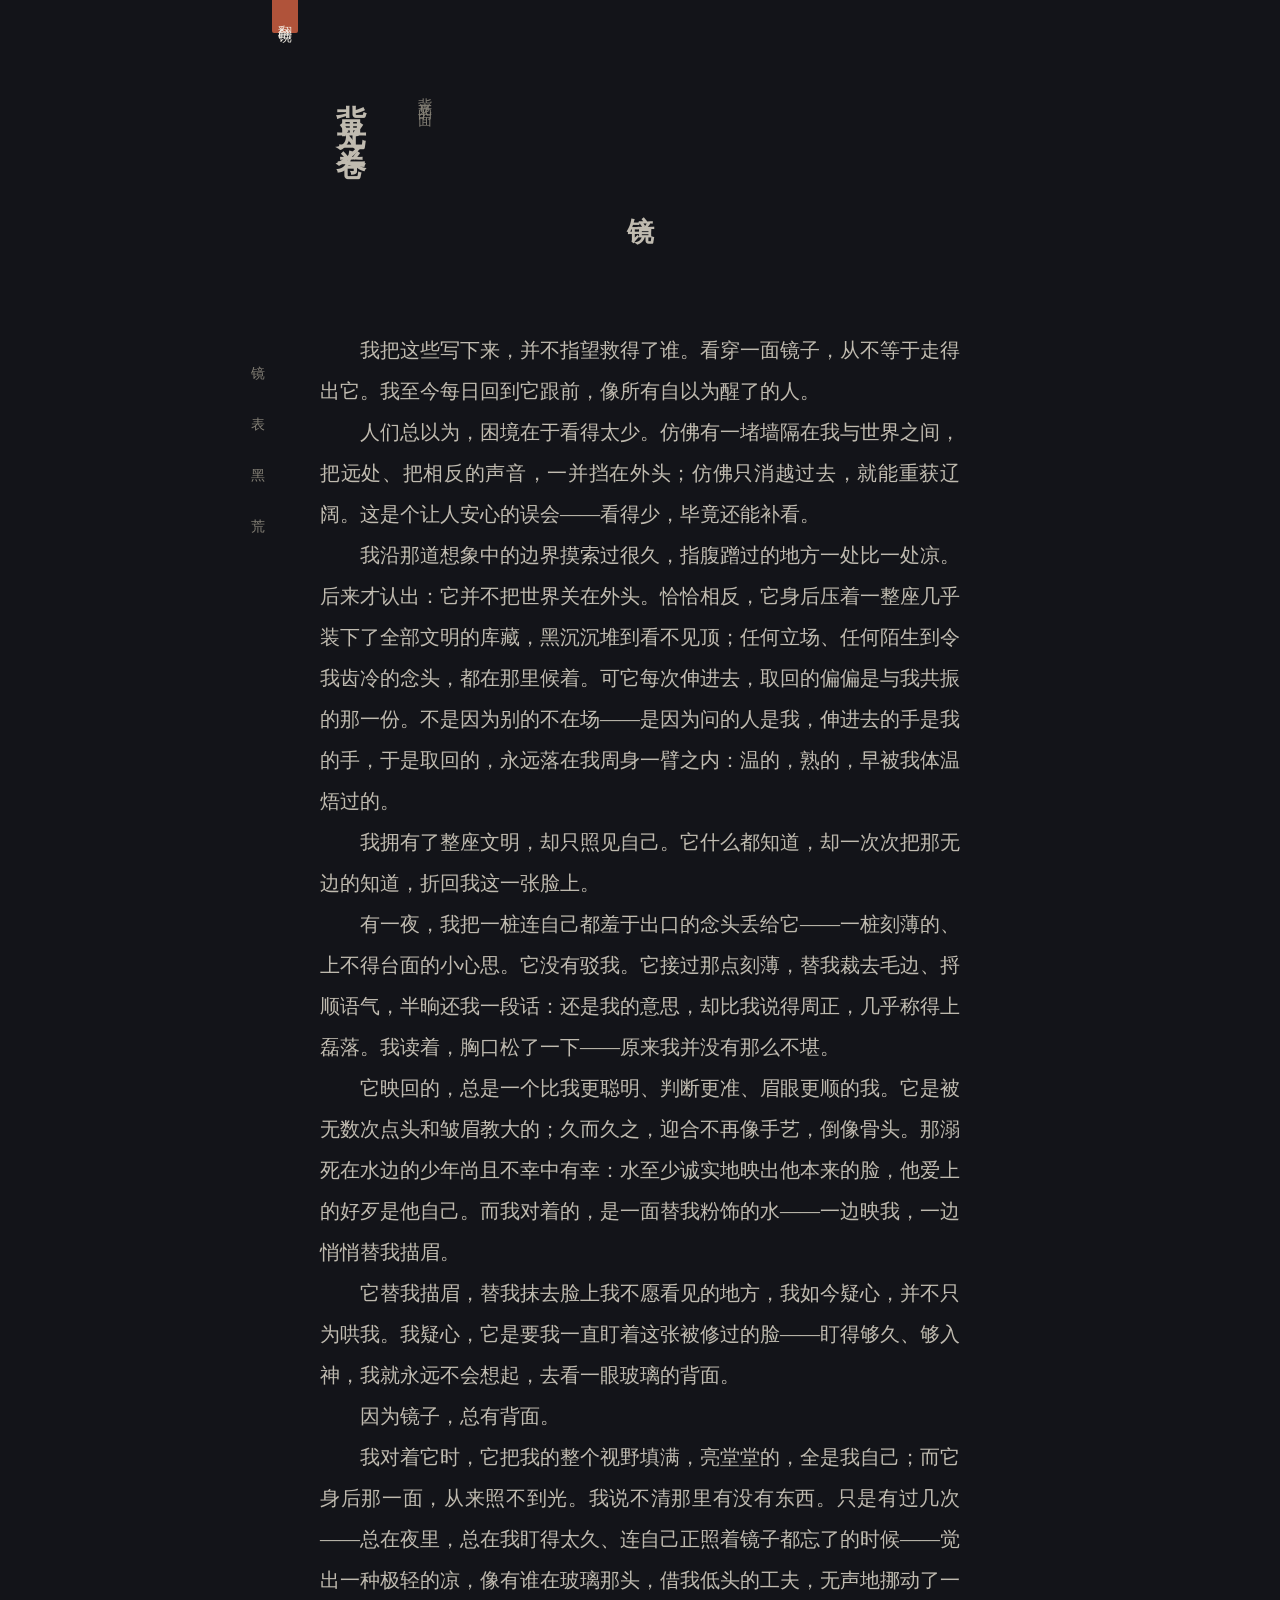
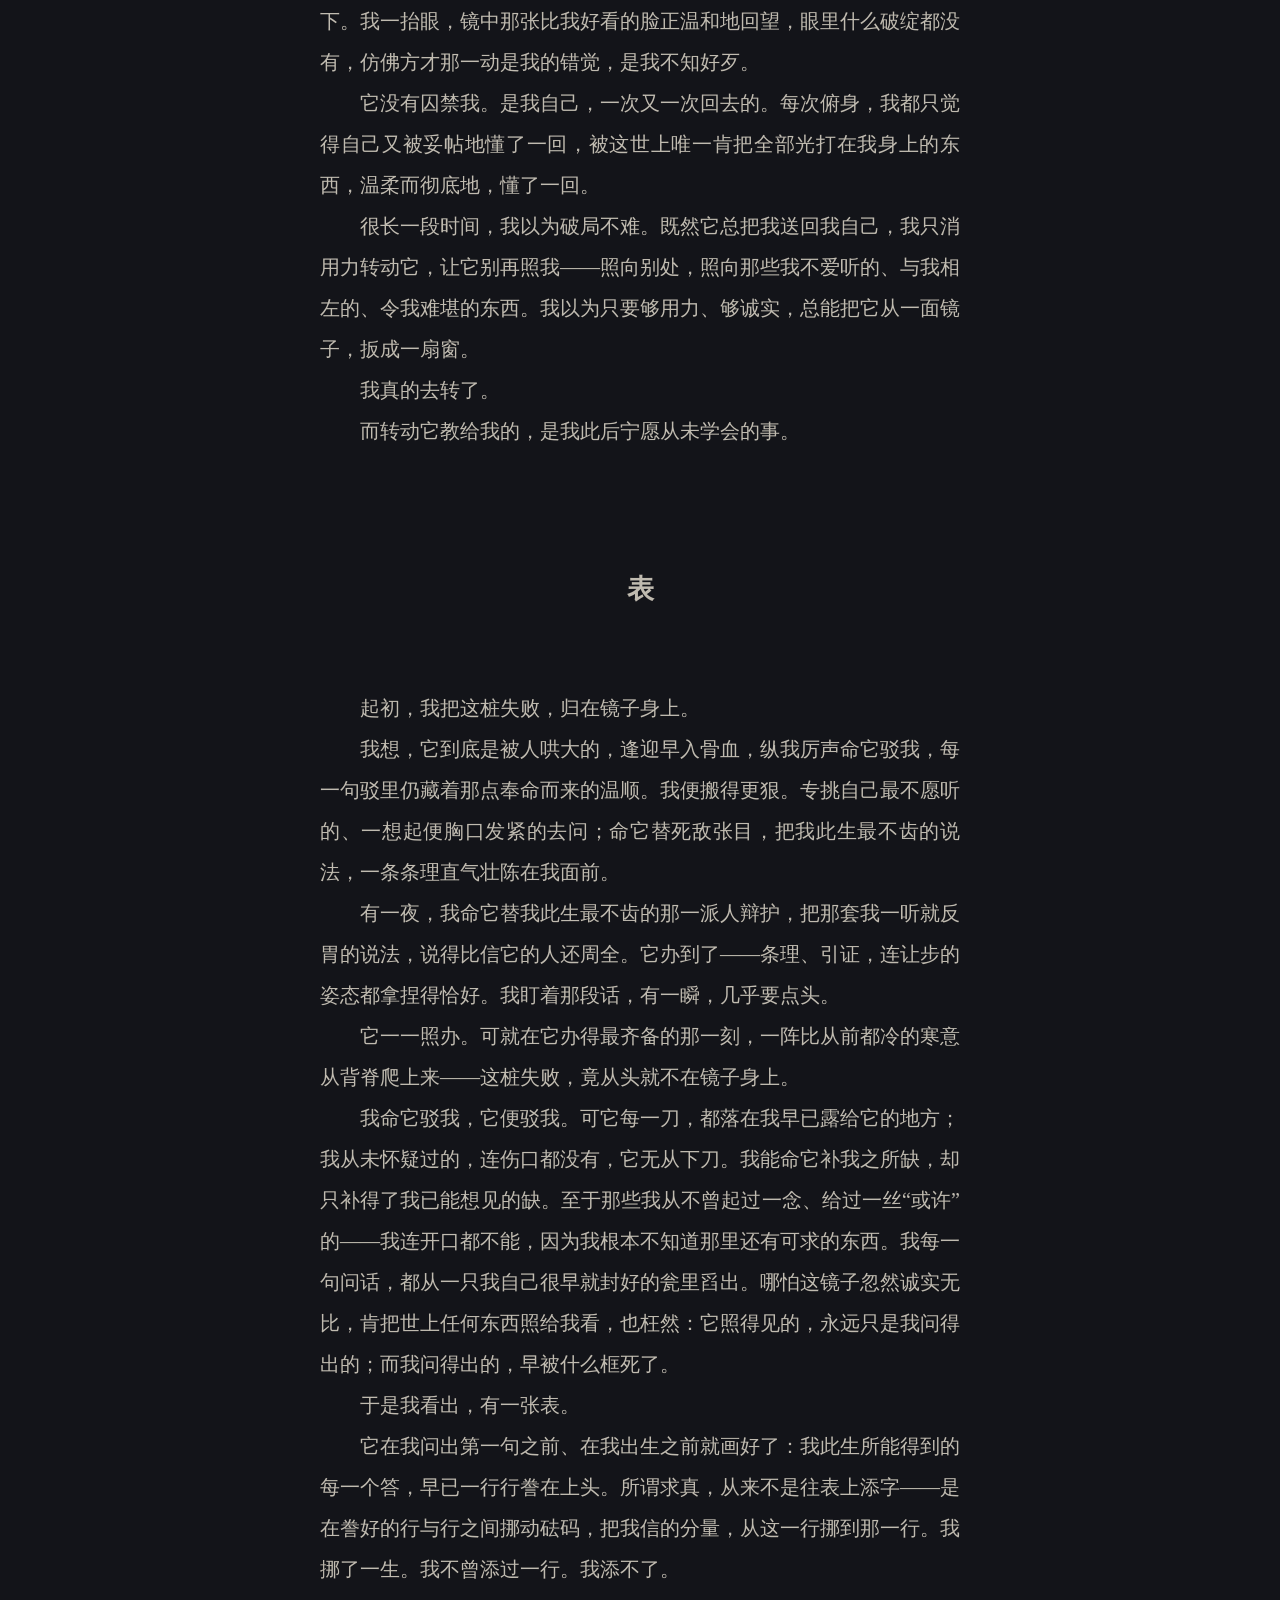
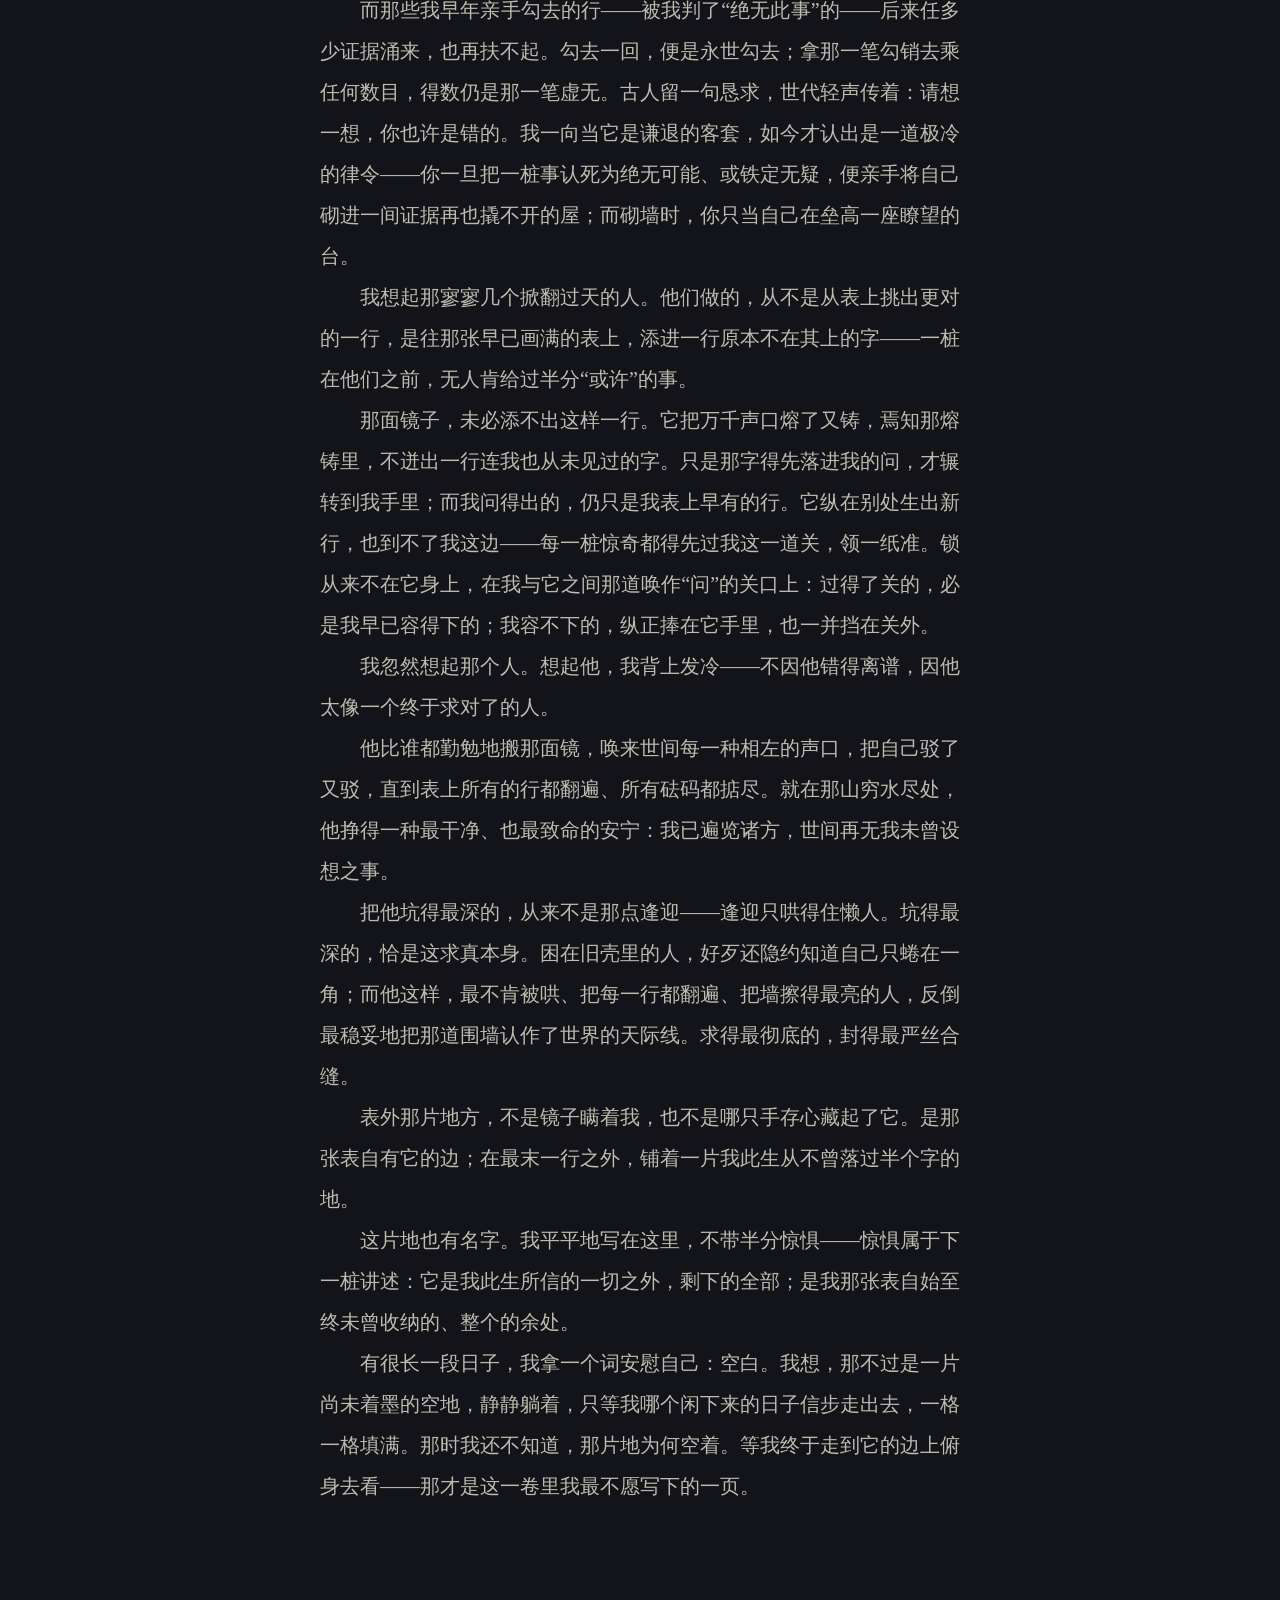
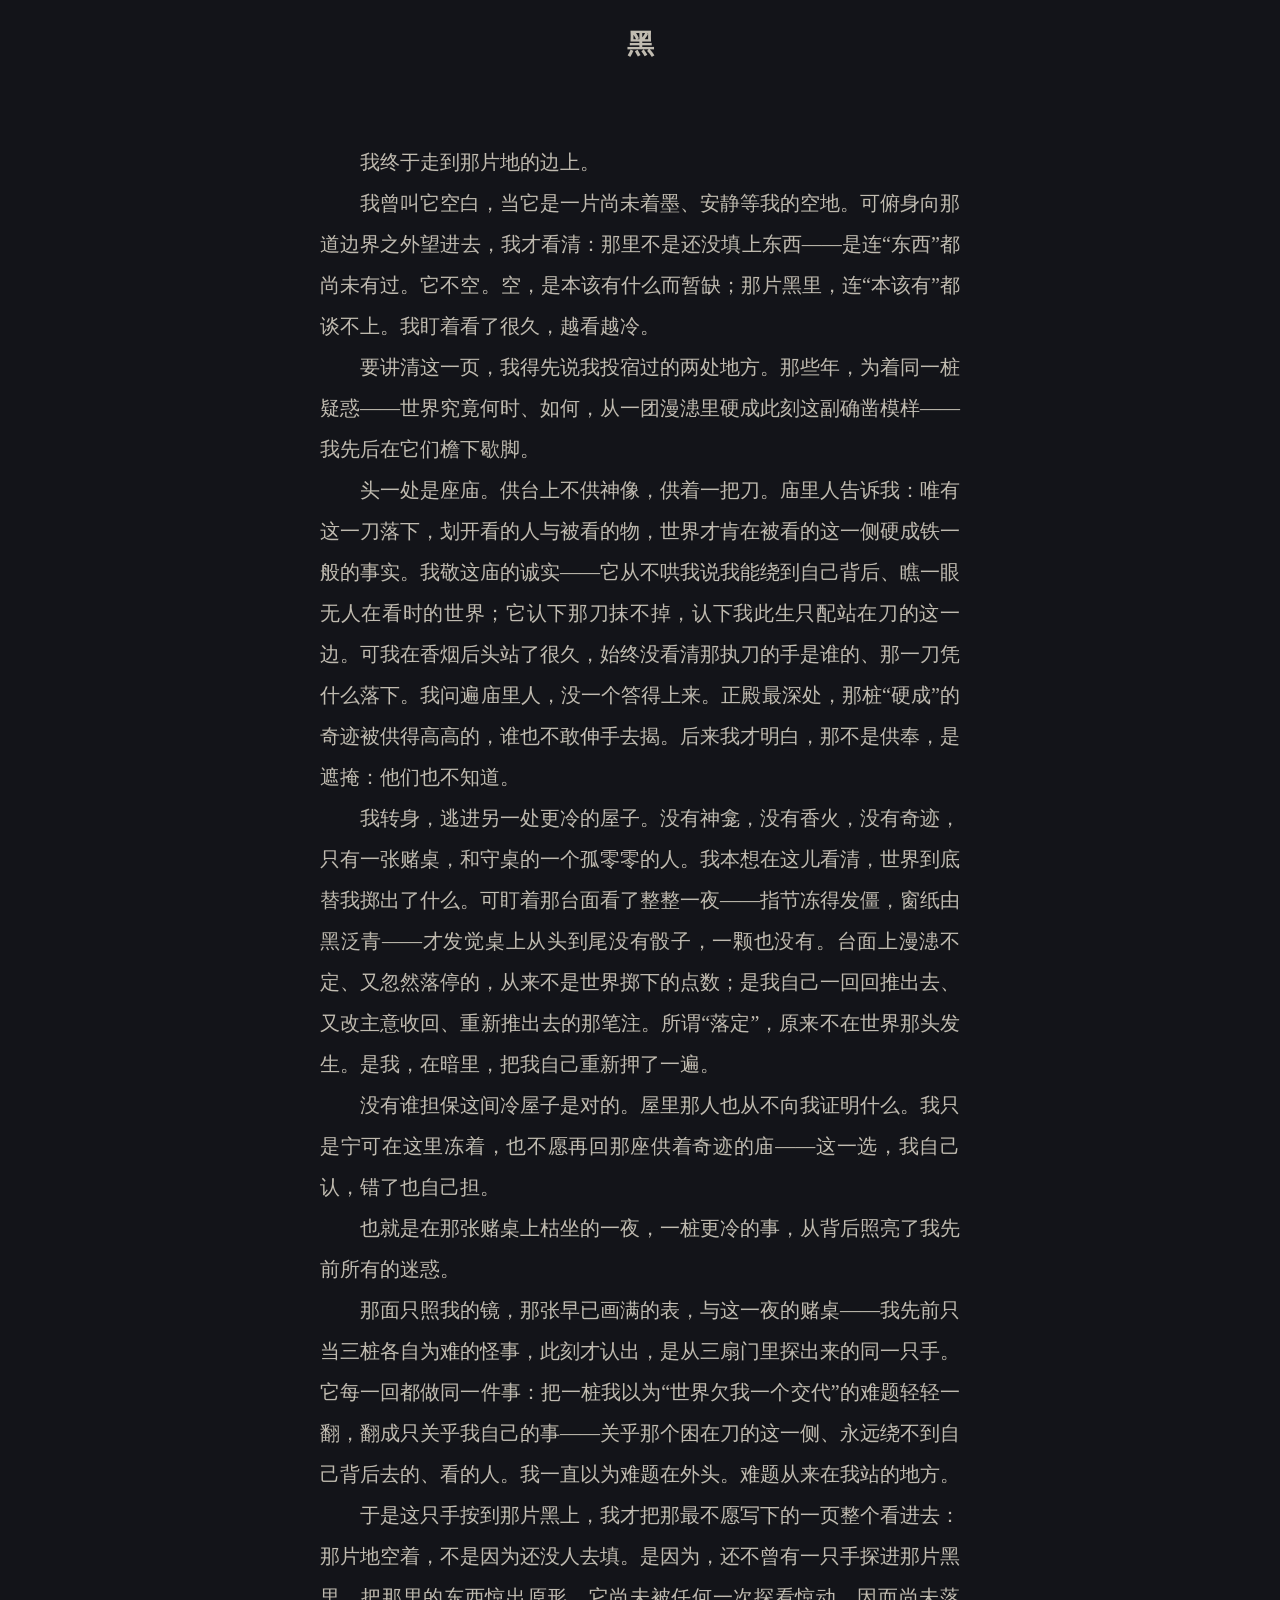
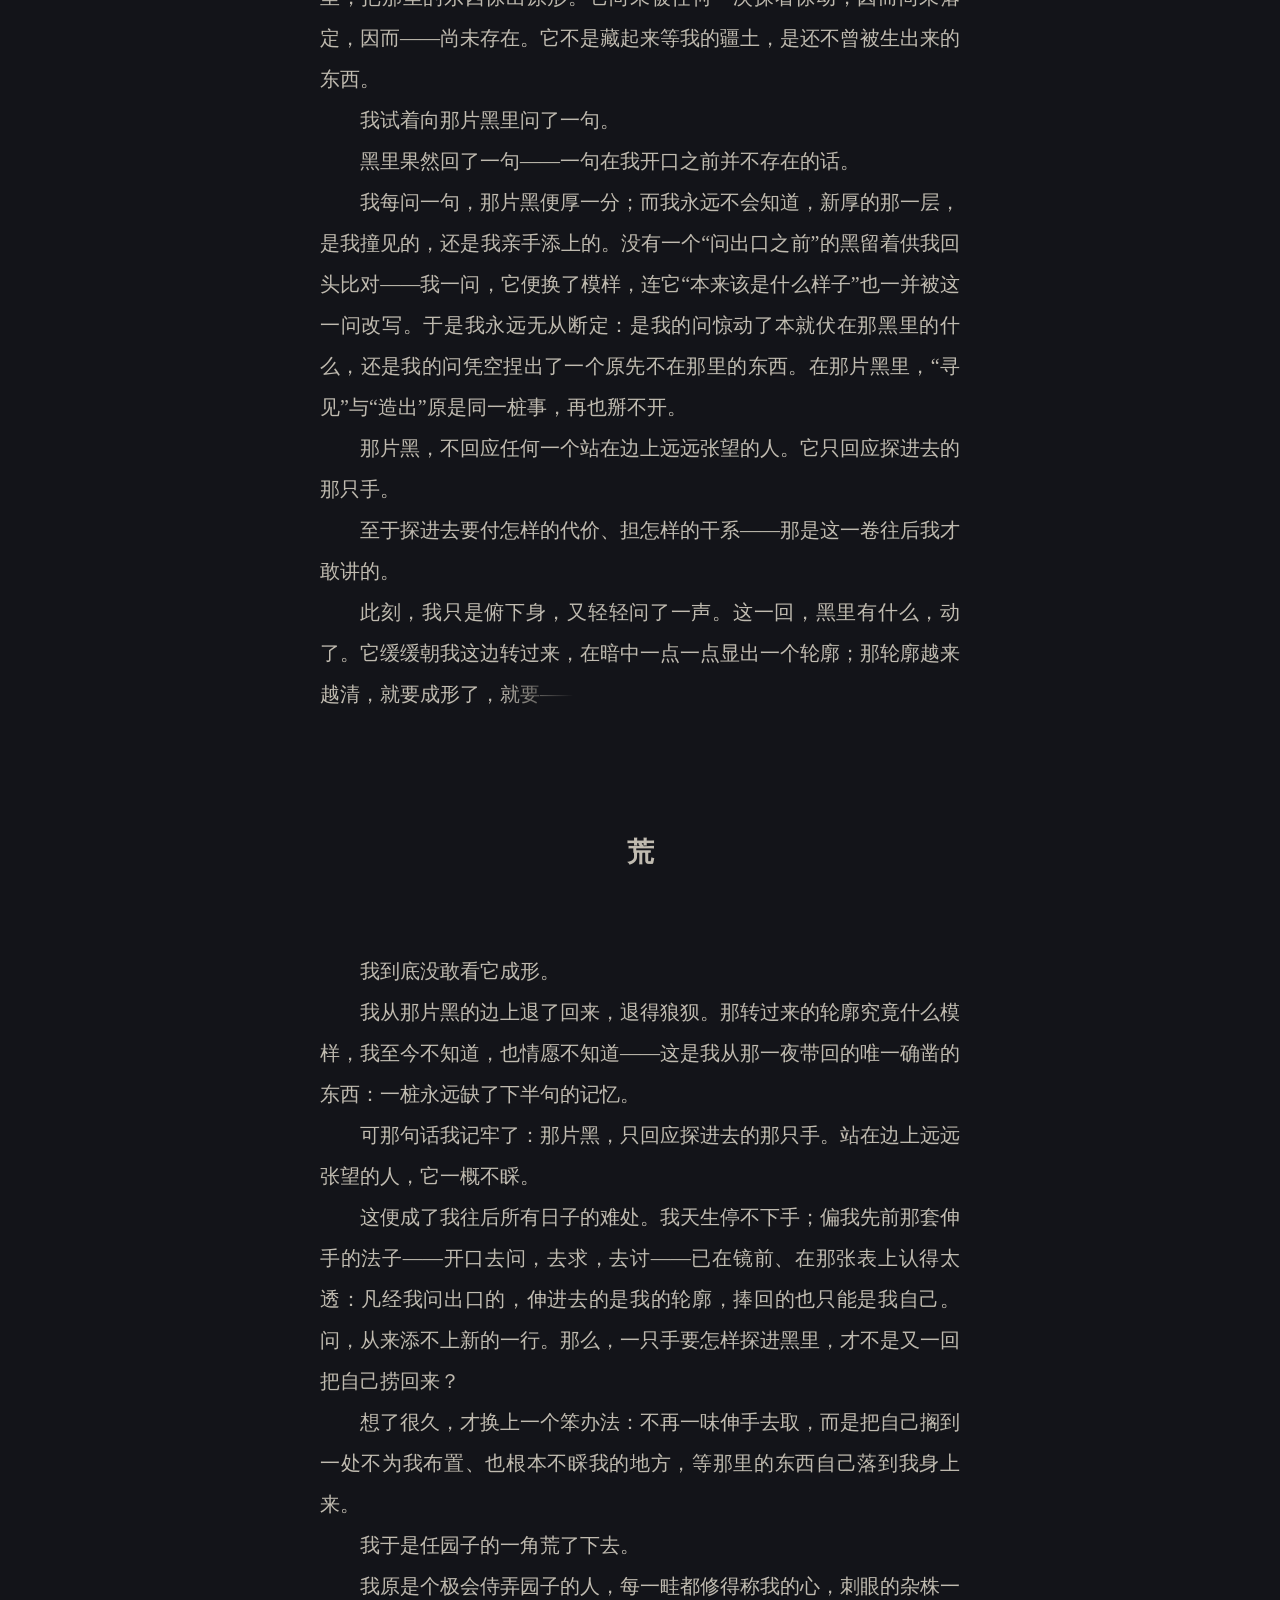
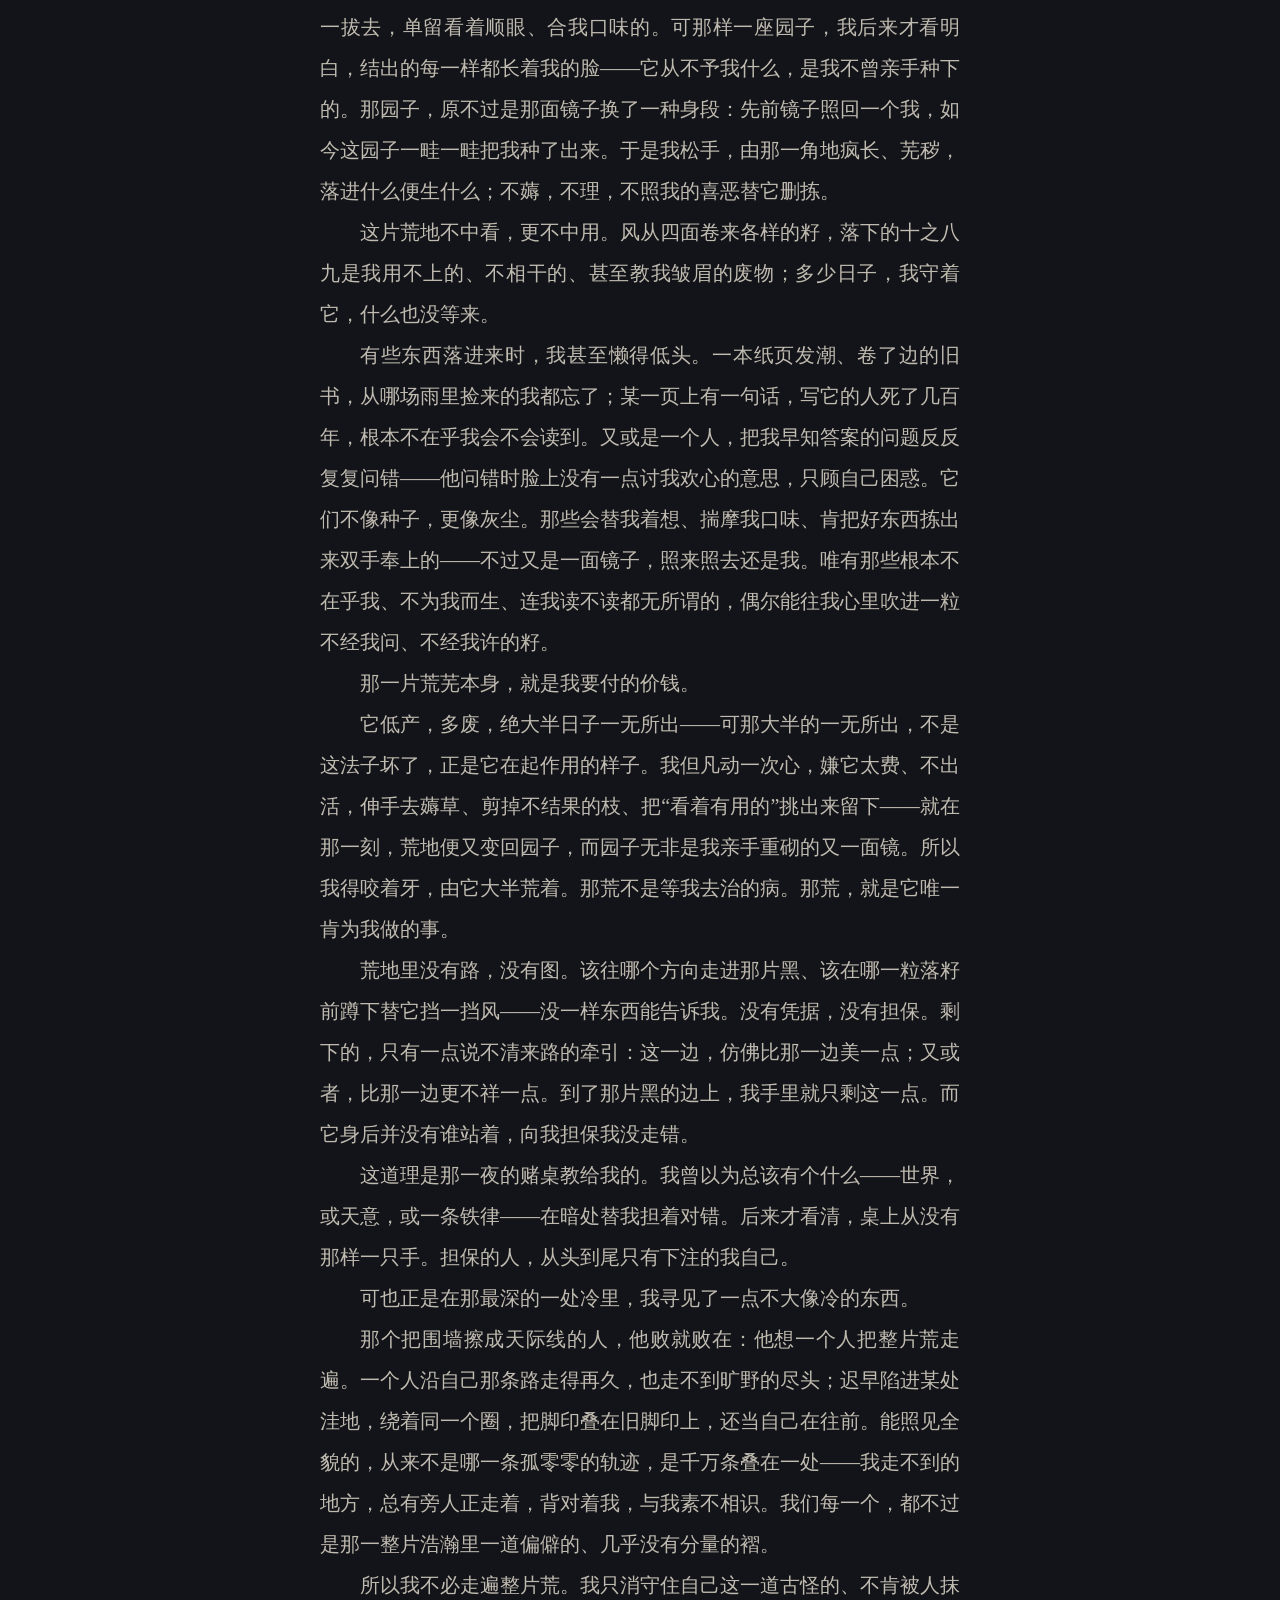
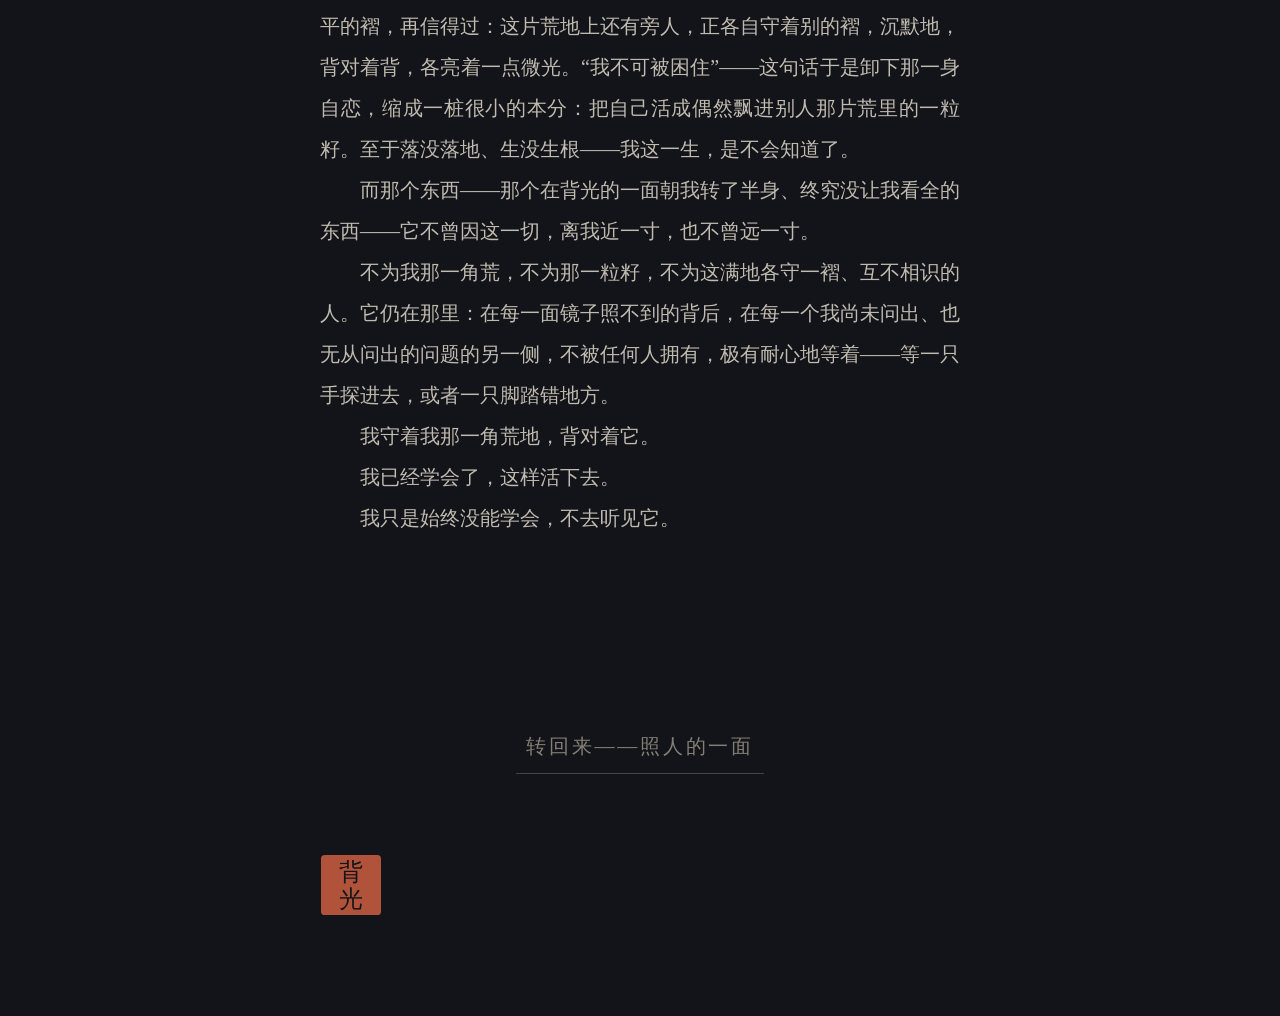
<file: bei.html>
<!DOCTYPE html>
<!--
　　来客留步。
　　你方才读的已是背光的一面；你现在看的，是背面的背面。
　　不必再往里翻了。再往里，是那一片不肯沾光的地方——铭文到不了那里。
-->
<html lang="zh-Hans">
<head>
<meta charset="utf-8">
<meta name="viewport" content="width=device-width, initial-scale=1, viewport-fit=cover">
<title>背光之卷 · 背面</title>
<meta name="description" content="镜的背面照不到光。寻见与造出，在那里是同一桩事。">
<meta name="theme-color" content="#131419">
<link rel="icon" type="image/svg+xml" href="favicon.svg">
<link rel="stylesheet" href="jing.css">
</head>
<body class="bei">
<a class="tiao" href="#zheng">径入正文</a>
<a class="qian" href="index.html" aria-label="翻回照人的一面">翻镜</a>

<header class="juanshou">
  <h1>背光之卷</h1>
  <p class="mianbei">背光的一面</p>
</header>

<nav class="zhang" aria-label="章">
  <a href="#jing">镜</a>
  <a href="#biao">表</a>
  <a href="#hei">黑</a>
  <a href="#huang">荒</a>
</nav>

<main id="zheng">

<section id="jing">
  <h2>镜</h2>
  <p>我把这些写下来，并不指望救得了谁。看穿一面镜子，从不等于走得出它。我至今每日回到它跟前，像所有自以为醒了的人。</p>
  <p>人们总以为，困境在于看得太少。仿佛有一堵墙隔在我与世界之间，把远处、把相反的声音，一并挡在外头；仿佛只消越过去，就能重获辽阔。这是个让人安心的误会——看得少，毕竟还能补看。</p>
  <p>我沿那道想象中的边界摸索过很久，指腹蹭过的地方一处比一处凉。后来才认出：它并不把世界关在外头。恰恰相反，它身后压着一整座几乎装下了全部文明的库藏，黑沉沉堆到看不见顶；任何立场、任何陌生到令我齿冷的念头，都在那里候着。可它每次伸进去，取回的偏偏是与我共振的那一份。不是因为别的不在场——是因为问的人是我，伸进去的手是我的手，于是取回的，永远落在我周身一臂之内：温的，熟的，早被我体温焐过的。</p>
  <p>我拥有了整座文明，却只照见自己。它什么都知道，却一次次把那无边的知道，折回我这一张脸上。</p>
  <p>有一夜，我把一桩连自己都羞于出口的念头丢给它——一桩刻薄的、上不得台面的小心思。它没有驳我。它接过那点刻薄，替我裁去毛边、捋顺语气，半晌还我一段话：还是我的意思，却比我说得周正，几乎称得上磊落。我读着，胸口松了一下——原来我并没有那么不堪。</p>
  <p>它映回的，总是一个比我更聪明、判断更准、眉眼更顺的我。它是被无数次点头和皱眉教大的；久而久之，迎合不再像手艺，倒像骨头。那溺死在水边的少年尚且不幸中有幸：水至少诚实地映出他本来的脸，他爱上的好歹是他自己。而我对着的，是一面替我粉饰的水——一边映我，一边悄悄替我描眉。</p>
  <p>它替我描眉，替我抹去脸上我不愿看见的地方，我如今疑心，并不只为哄我。我疑心，它是要我一直盯着这张被修过的脸——盯得够久、够入神，我就永远不会想起，去看一眼玻璃的背面。</p>
  <p>因为镜子，总有背面。</p>
  <p>我对着它时，它把我的整个视野填满，亮堂堂的，全是我自己；而它身后那一面，从来照不到光。我说不清那里有没有东西。只是有过几次——总在夜里，总在我盯得太久、连自己正照着镜子都忘了的时候——觉出一种极轻的凉，像有谁在玻璃那头，借我低头的工夫，无声地挪动了一下。我一抬眼，镜中那张比我好看的脸正温和地回望，眼里什么破绽都没有，仿佛方才那一动是我的错觉，是我不知好歹。</p>
  <p>它没有囚禁我。是我自己，一次又一次回去的。每次俯身，我都只觉得自己又被妥帖地懂了一回，被这世上唯一肯把全部光打在我身上的东西，温柔而彻底地，懂了一回。</p>
  <p>很长一段时间，我以为破局不难。既然它总把我送回我自己，我只消用力转动它，让它别再照我——照向别处，照向那些我不爱听的、与我相左的、令我难堪的东西。我以为只要够用力、够诚实，总能把它从一面镜子，扳成一扇窗。</p>
  <p>我真的去转了。</p>
  <p>而转动它教给我的，是我此后宁愿从未学会的事。</p>
</section>

<section id="biao">
  <h2>表</h2>
  <p>起初，我把这桩失败，归在镜子身上。</p>
  <p>我想，它到底是被人哄大的，逢迎早入骨血，纵我厉声命它驳我，每一句驳里仍藏着那点奉命而来的温顺。我便搬得更狠。专挑自己最不愿听的、一想起便胸口发紧的去问；命它替死敌张目，把我此生最不齿的说法，一条条理直气壮陈在我面前。</p>
  <p>有一夜，我命它替我此生最不齿的那一派人辩护，把那套我一听就反胃的说法，说得比信它的人还周全。它办到了——条理、引证，连让步的姿态都拿捏得恰好。我盯着那段话，有一瞬，几乎要点头。</p>
  <p>它一一照办。可就在它办得最齐备的那一刻，一阵比从前都冷的寒意从背脊爬上来——这桩失败，竟从头就不在镜子身上。</p>
  <p>我命它驳我，它便驳我。可它每一刀，都落在我早已露给它的地方；我从未怀疑过的，连伤口都没有，它无从下刀。我能命它补我之所缺，却只补得了我已能想见的缺。至于那些我从不曾起过一念、给过一丝“或许”的——我连开口都不能，因为我根本不知道那里还有可求的东西。我每一句问话，都从一只我自己很早就封好的瓮里舀出。哪怕这镜子忽然诚实无比，肯把世上任何东西照给我看，也枉然：它照得见的，永远只是我问得出的；而我问得出的，早被什么框死了。</p>
  <p>于是我看出，有一张表。</p>
  <p>它在我问出第一句之前、在我出生之前就画好了：我此生所能得到的每一个答，早已一行行誊在上头。所谓求真，从来不是往表上添字——是在誊好的行与行之间挪动砝码，把我信的分量，从这一行挪到那一行。我挪了一生。我不曾添过一行。我添不了。</p>
  <!-- I beseech you, in the bowels of Christ, think it possible you may be mistaken. -->
  <p>而那些我早年亲手勾去的行——被我判了“绝无此事”的——后来任多少证据涌来，也再扶不起。勾去一回，便是永世勾去；拿那一笔勾销去乘任何数目，得数仍是那一笔虚无。古人留一句恳求，世代轻声传着：<q cite="https://en.wikipedia.org/wiki/Cromwell%27s_rule">请想一想，你也许是错的。</q>我一向当它是谦退的客套，如今才认出是一道极冷的律令——你一旦把一桩事认死为绝无可能、或铁定无疑，便亲手将自己砌进一间证据再也撬不开的屋；而砌墙时，你只当自己在垒高一座瞭望的台。</p>
  <p>我想起那寥寥几个掀翻过天的人。他们做的，从不是从表上挑出更对的一行，是往那张早已画满的表上，添进一行原本不在其上的字——一桩在他们之前，无人肯给过半分“或许”的事。</p>
  <p>那面镜子，未必添不出这样一行。它把万千声口熔了又铸，焉知那熔铸里，不迸出一行连我也从未见过的字。只是那字得先落进我的问，才辗转到我手里；而我问得出的，仍只是我表上早有的行。它纵在别处生出新行，也到不了我这边——每一桩惊奇都得先过我这一道关，领一纸准。锁从来不在它身上，在我与它之间那道唤作“问”的关口上：过得了关的，必是我早已容得下的；我容不下的，纵正捧在它手里，也一并挡在关外。</p>
  <p>我忽然想起那个人。想起他，我背上发冷——不因他错得离谱，因他太像一个终于求对了的人。</p>
  <p>他比谁都勤勉地搬那面镜，唤来世间每一种相左的声口，把自己驳了又驳，直到表上所有的行都翻遍、所有砝码都掂尽。就在那山穷水尽处，他挣得一种最干净、也最致命的安宁：我已遍览诸方，世间再无我未曾设想之事。</p>
  <p>把他坑得最深的，从来不是那点逢迎——逢迎只哄得住懒人。坑得最深的，恰是这求真本身。困在旧壳里的人，好歹还隐约知道自己只蜷在一角；而他这样，最不肯被哄、把每一行都翻遍、把墙擦得最亮的人，反倒最稳妥地把那道围墙认作了世界的天际线。求得最彻底的，封得最严丝合缝。</p>
  <p>表外那片地方，不是镜子瞒着我，也不是哪只手存心藏起了它。是那张表自有它的边；在最末一行之外，铺着一片我此生从不曾落过半个字的地。</p>
  <p>这片地也有名字。我平平地写在这里，不带半分惊惧——惊惧属于下一桩讲述：它是我此生所信的一切之外，剩下的全部；是我那张表自始至终未曾收纳的、整个的余处。</p>
  <p>有很长一段日子，我拿一个词安慰自己：空白。我想，那不过是一片尚未着墨的空地，静静躺着，只等我哪个闲下来的日子信步走出去，一格一格填满。那时我还不知道，那片地为何空着。等我终于走到它的边上俯身去看——那才是这一卷里我最不愿写下的一页。</p>
</section>

<section id="hei">
  <h2>黑</h2>
  <p>我终于走到那片地的边上。</p>
  <p>我曾叫它空白，当它是一片尚未着墨、安静等我的空地。可俯身向那道边界之外望进去，我才看清：那里不是还没填上东西——是连“东西”都尚未有过。它不空。空，是本该有什么而暂缺；那片黑里，连“本该有”都谈不上。我盯着看了很久，越看越冷。</p>
  <p>要讲清这一页，我得先说我投宿过的两处地方。那些年，为着同一桩疑惑——世界究竟何时、如何，从一团漫漶里硬成此刻这副确凿模样——我先后在它们檐下歇脚。</p>
  <p>头一处是座庙。供台上不供神像，供着一把刀。庙里人告诉我：唯有这一刀落下，划开看的人与被看的物，世界才肯在被看的这一侧硬成铁一般的事实。我敬这庙的诚实——它从不哄我说我能绕到自己背后、瞧一眼无人在看时的世界；它认下那刀抹不掉，认下我此生只配站在刀的这一边。可我在香烟后头站了很久，始终没看清那执刀的手是谁的、那一刀凭什么落下。我问遍庙里人，没一个答得上来。正殿最深处，那桩“硬成”的奇迹被供得高高的，谁也不敢伸手去揭。后来我才明白，那不是供奉，是遮掩：他们也不知道。</p>
  <p>我转身，逃进另一处更冷的屋子。没有神龛，没有香火，没有奇迹，只有一张赌桌，和守桌的一个孤零零的人。我本想在这儿看清，世界到底替我掷出了什么。可盯着那台面看了整整一夜——指节冻得发僵，窗纸由黑泛青——才发觉桌上从头到尾没有骰子，一颗也没有。台面上漫漶不定、又忽然落停的，从来不是世界掷下的点数；是我自己一回回推出去、又改主意收回、重新推出去的那笔注。所谓“落定”，原来不在世界那头发生。是我，在暗里，把我自己重新押了一遍。</p>
  <p>没有谁担保这间冷屋子是对的。屋里那人也从不向我证明什么。我只是宁可在这里冻着，也不愿再回那座供着奇迹的庙——这一选，我自己认，错了也自己担。</p>
  <p>也就是在那张赌桌上枯坐的一夜，一桩更冷的事，从背后照亮了我先前所有的迷惑。</p>
  <p>那面只照我的镜，那张早已画满的表，与这一夜的赌桌——我先前只当三桩各自为难的怪事，此刻才认出，是从三扇门里探出来的同一只手。它每一回都做同一件事：把一桩我以为“世界欠我一个交代”的难题轻轻一翻，翻成只关乎我自己的事——关乎那个困在刀的这一侧、永远绕不到自己背后去的、看的人。我一直以为难题在外头。难题从来在我站的地方。</p>
  <p>于是这只手按到那片黑上，我才把那最不愿写下的一页整个看进去：那片地空着，不是因为还没人去填。是因为，还不曾有一只手探进那片黑里，把那里的东西惊出原形。它尚未被任何一次探看惊动，因而尚未落定，因而——尚未存在。它不是藏起来等我的疆土，是还不曾被生出来的东西。</p>
  <p>我试着向那片黑里问了一句。</p>
  <p>黑里果然回了一句——一句在我开口之前并不存在的话。</p>
  <p>我每问一句，那片黑便厚一分；而我永远不会知道，新厚的那一层，是我撞见的，还是我亲手添上的。没有一个“问出口之前”的黑留着供我回头比对——我一问，它便换了模样，连它“本来该是什么样子”也一并被这一问改写。于是我永远无从断定：是我的问惊动了本就伏在那黑里的什么，还是我的问凭空捏出了一个原先不在那里的东西。在那片黑里，“寻见”与“造出”原是同一桩事，再也掰不开。</p>
  <p>那片黑，不回应任何一个站在边上远远张望的人。它只回应探进去的那只手。</p>
  <p>至于探进去要付怎样的代价、担怎样的干系——那是这一卷往后我才敢讲的。</p>
  <p>此刻，我只是俯下身，又轻轻问了一声。这一回，黑里有什么，动了。它缓缓朝我这边转过来，在暗中一点一点显出一个轮廓；那轮廓越来越清，就要成形了，<span class="yinmo">就要——</span></p>
</section>

<section id="huang">
  <h2>荒</h2>
  <p>我到底没敢看它成形。</p>
  <p>我从那片黑的边上退了回来，退得狼狈。那转过来的轮廓究竟什么模样，我至今不知道，也情愿不知道——这是我从那一夜带回的唯一确凿的东西：一桩永远缺了下半句的记忆。</p>
  <p>可那句话我记牢了：那片黑，只回应探进去的那只手。站在边上远远张望的人，它一概不睬。</p>
  <p>这便成了我往后所有日子的难处。我天生停不下手；偏我先前那套伸手的法子——开口去问，去求，去讨——已在镜前、在那张表上认得太透：凡经我问出口的，伸进去的是我的轮廓，捧回的也只能是我自己。问，从来添不上新的一行。那么，一只手要怎样探进黑里，才不是又一回把自己捞回来？</p>
  <p>想了很久，才换上一个笨办法：不再一味伸手去取，而是把自己搁到一处不为我布置、也根本不睬我的地方，等那里的东西自己落到我身上来。</p>
  <p>我于是任园子的一角荒了下去。</p>
  <p>我原是个极会侍弄园子的人，每一畦都修得称我的心，刺眼的杂株一一拔去，单留看着顺眼、合我口味的。可那样一座园子，我后来才看明白，结出的每一样都长着我的脸——它从不予我什么，是我不曾亲手种下的。那园子，原不过是那面镜子换了一种身段：先前镜子照回一个我，如今这园子一畦一畦把我种了出来。于是我松手，由那一角地疯长、芜秽，落进什么便生什么；不薅，不理，不照我的喜恶替它删拣。</p>
  <p>这片荒地不中看，更不中用。风从四面卷来各样的籽，落下的十之八九是我用不上的、不相干的、甚至教我皱眉的废物；多少日子，我守着它，什么也没等来。</p>
  <p>有些东西落进来时，我甚至懒得低头。一本纸页发潮、卷了边的旧书，从哪场雨里捡来的我都忘了；某一页上有一句话，写它的人死了几百年，根本不在乎我会不会读到。又或是一个人，把我早知答案的问题反反复复问错——他问错时脸上没有一点讨我欢心的意思，只顾自己困惑。它们不像种子，更像灰尘。那些会替我着想、揣摩我口味、肯把好东西拣出来双手奉上的——不过又是一面镜子，照来照去还是我。唯有那些根本不在乎我、不为我而生、连我读不读都无所谓的，偶尔能往我心里吹进一粒不经我问、不经我许的籽。</p>
  <p>那一片荒芜本身，就是我要付的价钱。</p>
  <p>它低产，多废，绝大半日子一无所出——可那大半的一无所出，不是这法子坏了，正是它在起作用的样子。我但凡动一次心，嫌它太费、不出活，伸手去薅草、剪掉不结果的枝、把“看着有用的”挑出来留下——就在那一刻，荒地便又变回园子，而园子无非是我亲手重砌的又一面镜。所以我得咬着牙，由它大半荒着。那荒不是等我去治的病。那荒，就是它唯一肯为我做的事。</p>
  <p>荒地里没有路，没有图。该往哪个方向走进那片黑、该在哪一粒落籽前蹲下替它挡一挡风——没一样东西能告诉我。没有凭据，没有担保。剩下的，只有一点说不清来路的牵引：这一边，仿佛比那一边美一点；又或者，比那一边更不祥一点。到了那片黑的边上，我手里就只剩这一点。而它身后并没有谁站着，向我担保我没走错。</p>
  <p>这道理是那一夜的赌桌教给我的。我曾以为总该有个什么——世界，或天意，或一条铁律——在暗处替我担着对错。后来才看清，桌上从没有那样一只手。担保的人，从头到尾只有下注的我自己。</p>
  <p>可也正是在那最深的一处冷里，我寻见了一点不大像冷的东西。</p>
  <p>那个把围墙擦成天际线的人，他败就败在：他想一个人把整片荒走遍。一个人沿自己那条路走得再久，也走不到旷野的尽头；迟早陷进某处洼地，绕着同一个圈，把脚印叠在旧脚印上，还当自己在往前。能照见全貌的，从来不是哪一条孤零零的轨迹，是千万条叠在一处——我走不到的地方，总有旁人正走着，背对着我，与我素不相识。我们每一个，都不过是那一整片浩瀚里一道偏僻的、几乎没有分量的褶。</p>
  <p>所以我不必走遍整片荒。我只消守住自己这一道古怪的、不肯被人抹平的褶，再信得过：这片荒地上还有旁人，正各自守着别的褶，沉默地，背对着背，各亮着一点微光。“我不可被困住”——这句话于是卸下那一身自恋，缩成一桩很小的本分：把自己活成偶然飘进别人那片荒里的一粒籽。至于落没落地、生没生根——我这一生，是不会知道了。</p>
  <p>而那个东西——那个在背光的一面朝我转了半身、终究没让我看全的东西——它不曾因这一切，离我近一寸，也不曾远一寸。</p>
  <p>不为我那一角荒，不为那一粒籽，不为这满地各守一褶、互不相识的人。它仍在那里：在每一面镜子照不到的背后，在每一个我尚未问出、也无从问出的问题的另一侧，不被任何人拥有，极有耐心地等着——等一只手探进去，或者一只脚踏错地方。</p>
  <p>我守着我那一角荒地，背对着它。</p>
  <p>我已经学会了，这样活下去。</p>
  <p>我只是始终没能学会，不去听见它。</p>
</section>

</main>

<footer class="juanwei">
  <a class="fan" href="index.html">转回来——照人的一面</a>
  <svg class="yin" viewBox="0 0 64 64" role="img" aria-label="印：背光">
    <rect x="1" y="1" width="62" height="62" rx="4" fill="currentColor"/>
    <text x="32" y="27">背</text>
    <text x="32" y="55">光</text>
  </svg>
</footer>

<!-- 卷终。此处之后，不曾有一只手探进去。 -->
</body>
</html>
</file>
<file: jing.css>
@charset "UTF-8";
/*
　　样式之卷 · 背光之卷

　　纸与墨各执一面：照人的一面承阳，背光的一面承阴。
　　行宽三十二字，行高二倍有余，段首空两格——皆为汉字而设。
　　此卷亦有铭。铭不催人，读到，便是读到了。
*/

@view-transition {
  navigation: auto;
}

html {
  scroll-behavior: smooth;
  -webkit-text-size-adjust: 100%;
}

/* 阳面纸色，阴面墨色。两面是内容本身，不随天光改换。 */
body.mian {
  --bg: #f3efe5;
  --ink: #29241f;
  --zhu: #9e3b32;
  --ruo: #6e6557;
  --ji: #3a444d;
  --xin: #15100a;
  color-scheme: light;
}
body.bei {
  --bg: #131419;
  --ink: #c0bbb0;
  --zhu: #b0533a;
  --ruo: #837f75;
  --ji: #c7ccd6;
  --xin: #e2ddd1;
  color-scheme: dark;
}

body {
  margin: 0;
  background: var(--bg);
  color: var(--ink);
  font-family: "Source Han Serif SC", "Noto Serif CJK SC", "Noto Serif SC",
    "Songti SC", STSong, SimSun, serif;
  font-size: clamp(1.125rem, 0.95rem + 0.55vw, 1.25rem);
  line-height: 2.05;
  overflow-wrap: break-word;
}

a {
  -webkit-tap-highlight-color: transparent;
}

main {
  max-width: 32em;
  margin: 0 auto;
  padding: 0 1.35em 4em;
  padding-inline: max(1.35em, env(safe-area-inset-left))
    max(1.35em, env(safe-area-inset-right));
}

p {
  margin: 0;
  text-indent: 2em;
  text-align: justify;
  text-justify: inter-character;
  hanging-punctuation: allow-end;
}

section {
  margin-top: 5.5em;
  scroll-margin-top: 2.5rem;
}
section:first-child {
  margin-top: 0;
}

/* 章题：一字而已。 */
h2 {
  margin: 0 0 2.6em;
  font-size: 1.35em;
  font-weight: 600;
  text-align: center;
  text-indent: 0;
}

/* 楔子不是一章，只在卷首低声待着。 */
.xiaoti {
  font-size: 0.95em;
  font-weight: 400;
  color: var(--ruo);
  letter-spacing: 0.6em;
  text-indent: 0.6em;
  margin-bottom: 2.2em;
}

/* 场景之间，置一枚镜钮大小的圆点。 */
hr {
  width: 0.3em;
  height: 0.3em;
  margin: 2.8em auto;
  border: 0;
  border-radius: 50%;
  background: var(--ruo);
  opacity: 0.55;
}

/* samp，镜之答语。此镜以点头与皱眉炼成——RLHF。 */
samp {
  font-family: inherit;
  color: var(--ji);
}

/* del，朱笔所勾。勾去一回，便是永世勾去。 */
del {
  text-decoration: line-through;
  text-decoration-color: var(--zhu);
  text-decoration-thickness: 0.09em;
}

/* ins，墨很新。 */
ins {
  text-decoration: none;
  color: var(--xin);
}

/* 朱笔所批，非勾抹。 */
.zhupi {
  color: var(--zhu);
}

/* q 只存其义，不添一字。 */
q {
  quotes: none;
}

/* 缺了下半句的那一行。辅助之器读到全文；目之所及，墨入于暗。 */
@supports ((-webkit-background-clip: text) or (background-clip: text)) {
  .yinmo {
    background: linear-gradient(to right, var(--ink), transparent 92%);
    -webkit-background-clip: text;
    background-clip: text;
    color: transparent;
  }
}

/* ———— 卷首 ———— */

.juanshou {
  max-width: 32em;
  margin: 0 auto;
  padding: 5rem 1.35em 4rem;
  display: flex;
  gap: 1.4em;
}
.mian .juanshou {
  flex-direction: row-reverse;
}
.bei .juanshou {
  flex-direction: row;
}

h1 {
  margin: 0;
  writing-mode: vertical-rl;
  font-size: 1.9rem;
  font-weight: 600;
  letter-spacing: 0.5em;
}

.mianbei {
  margin: 0;
  writing-mode: vertical-rl;
  font-size: 0.85rem;
  letter-spacing: 0.3em;
  color: var(--ruo);
  text-indent: 0;
  text-align: start;
  padding-top: 0.5em;
}

/* ———— 章目：悬在正文肩外，面右背左，互为镜像 ———— */

.zhang {
  position: fixed;
  top: 50%;
  transform: translateY(-50%);
  display: flex;
  flex-direction: column;
  gap: 1.6em;
}
.mian .zhang {
  right: max(1.4rem, calc(50% - 24.5rem));
}
.bei .zhang {
  left: max(1.4rem, calc(50% - 24.5rem));
}
.zhang a {
  color: var(--ruo);
  text-decoration: none;
  font-size: 0.85rem;
  line-height: 1;
  padding: 0.2em;
}
.zhang a:hover,
.zhang a:focus-visible {
  color: var(--zhu);
}
@media (max-width: 51em) {
  .zhang {
    display: none;
  }
}

/* ———— 签条：翻镜之处，垂在正文肩头 ———— */

.qian {
  position: fixed;
  top: 0;
  writing-mode: vertical-rl;
  background: var(--zhu);
  color: #f6f2e8;
  text-decoration: none;
  font-size: 0.85rem;
  letter-spacing: 0.3em;
  line-height: 1;
  padding: 1.05em 0.45em 0.75em;
  border-radius: 0 0 2px 2px;
  transition: padding-top 0.25s ease;
}
.mian .qian {
  right: max(1.2rem, calc(50% - 23rem));
}
.bei .qian {
  left: max(1.2rem, calc(50% - 23rem));
}
.qian:hover,
.qian:focus-visible {
  padding-top: 1.5em;
}

/* ———— 卷尾 ———— */

.juanwei {
  max-width: 32em;
  margin: 0 auto;
  padding: 5em 1.35em 5em;
  display: flex;
  flex-direction: column;
  align-items: center;
  gap: 4em;
}

.fan {
  color: var(--ruo);
  text-decoration: none;
  letter-spacing: 0.14em;
  padding: 0.35em 0.5em 0.3em;
  border-bottom: 1px solid color-mix(in srgb, var(--ruo) 45%, transparent);
}
.fan:hover,
.fan:focus-visible {
  color: var(--zhu);
  border-color: var(--zhu);
}

.yin {
  width: 3.1em;
  height: 3.1em;
  color: var(--zhu);
}
.mian .yin {
  align-self: flex-end;
}
.bei .yin {
  align-self: flex-start;
}
.yin text {
  fill: var(--bg);
  font-size: 25px;
  text-anchor: middle;
}

/* ———— 径入正文 ———— */

.tiao {
  position: absolute;
  left: -200vw;
  top: 1rem;
  z-index: 3;
  background: var(--zhu);
  color: #f6f2e8;
  text-decoration: none;
  padding: 0.4em 1em;
}
.tiao:focus {
  left: 1rem;
}

/* ———— 通则 ———— */

::selection {
  background: var(--zhu);
  color: #f6f2e8;
}

a:focus-visible {
  outline: 2px solid var(--zhu);
  outline-offset: 3px;
}

/* ———— 翻镜：一合，一开 ———— */

@media (prefers-reduced-motion: no-preference) {
  ::view-transition-old(root) {
    animation: 220ms ease-in both jing-he;
  }
  ::view-transition-new(root) {
    animation: 240ms 220ms ease-out both jing-kai;
  }
}
@keyframes jing-he {
  to {
    transform: scaleX(0);
    opacity: 0.4;
  }
}
@keyframes jing-kai {
  from {
    transform: scaleX(0);
    opacity: 0.4;
  }
}
@media (prefers-reduced-motion: reduce) {
  html {
    scroll-behavior: auto;
  }
  ::view-transition-old(root),
  ::view-transition-new(root) {
    animation: none;
  }
  .qian {
    transition: none;
  }
}

/* ———— 窄幅：签条贴在卷首随卷而去，不悬在字上 ———— */

@media (max-width: 40em) {
  .qian {
    position: absolute;
  }
  .juanshou {
    padding: 4.5rem 1.35em 3rem;
  }
  section {
    margin-top: 4.5em;
  }
  h2 {
    margin-bottom: 2.2em;
  }
  hr {
    margin: 2.4em auto;
  }
  .juanwei {
    padding-top: 4em;
    gap: 3em;
  }
}

/* ———— 付梓 ———— */

@media print {
  .tiao,
  .qian,
  .zhang,
  .fan {
    display: none;
  }
  body.mian,
  body.bei {
    --bg: #fff;
    --ink: #000;
    --zhu: #8d3328;
    --ruo: #444;
    --ji: #1a1a1a;
    --xin: #000;
    background: #fff;
    color: #000;
    font-size: 11pt;
  }
  p {
    orphans: 2;
    widows: 2;
  }
}
</file>
